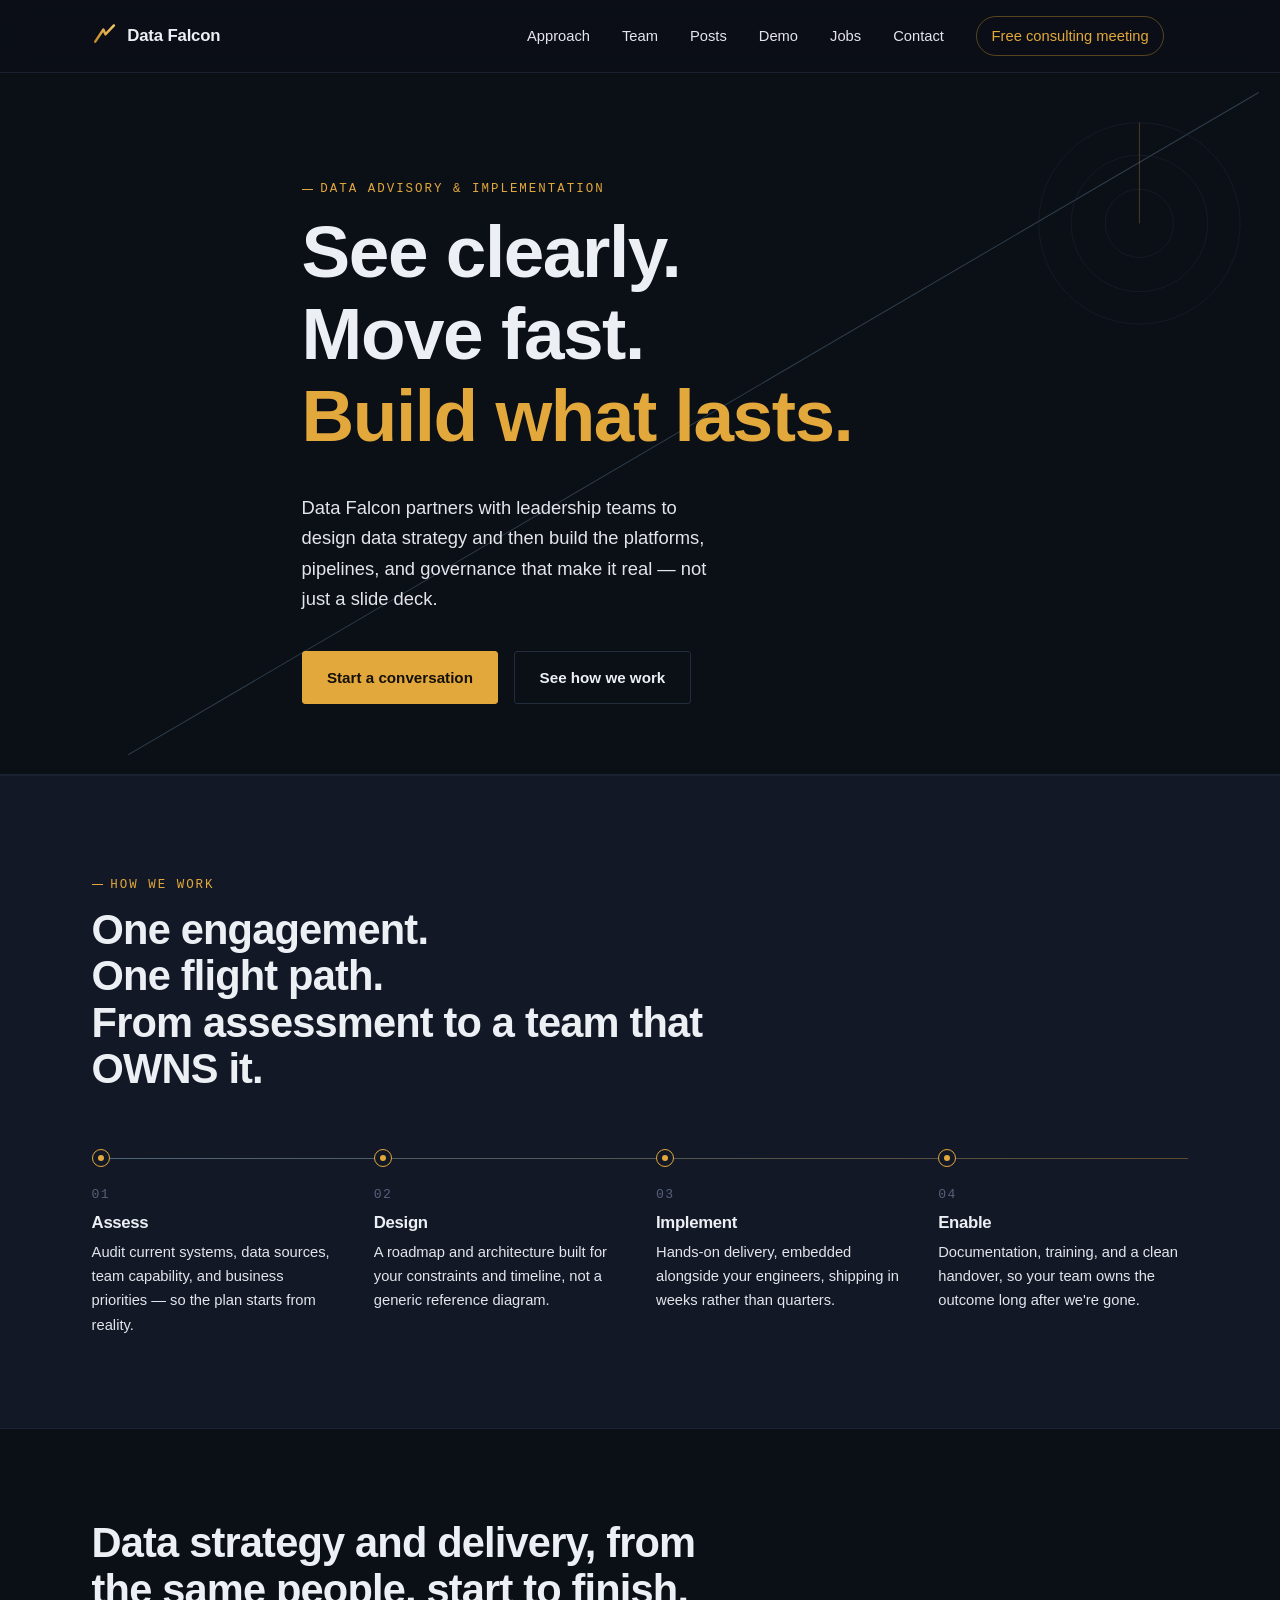
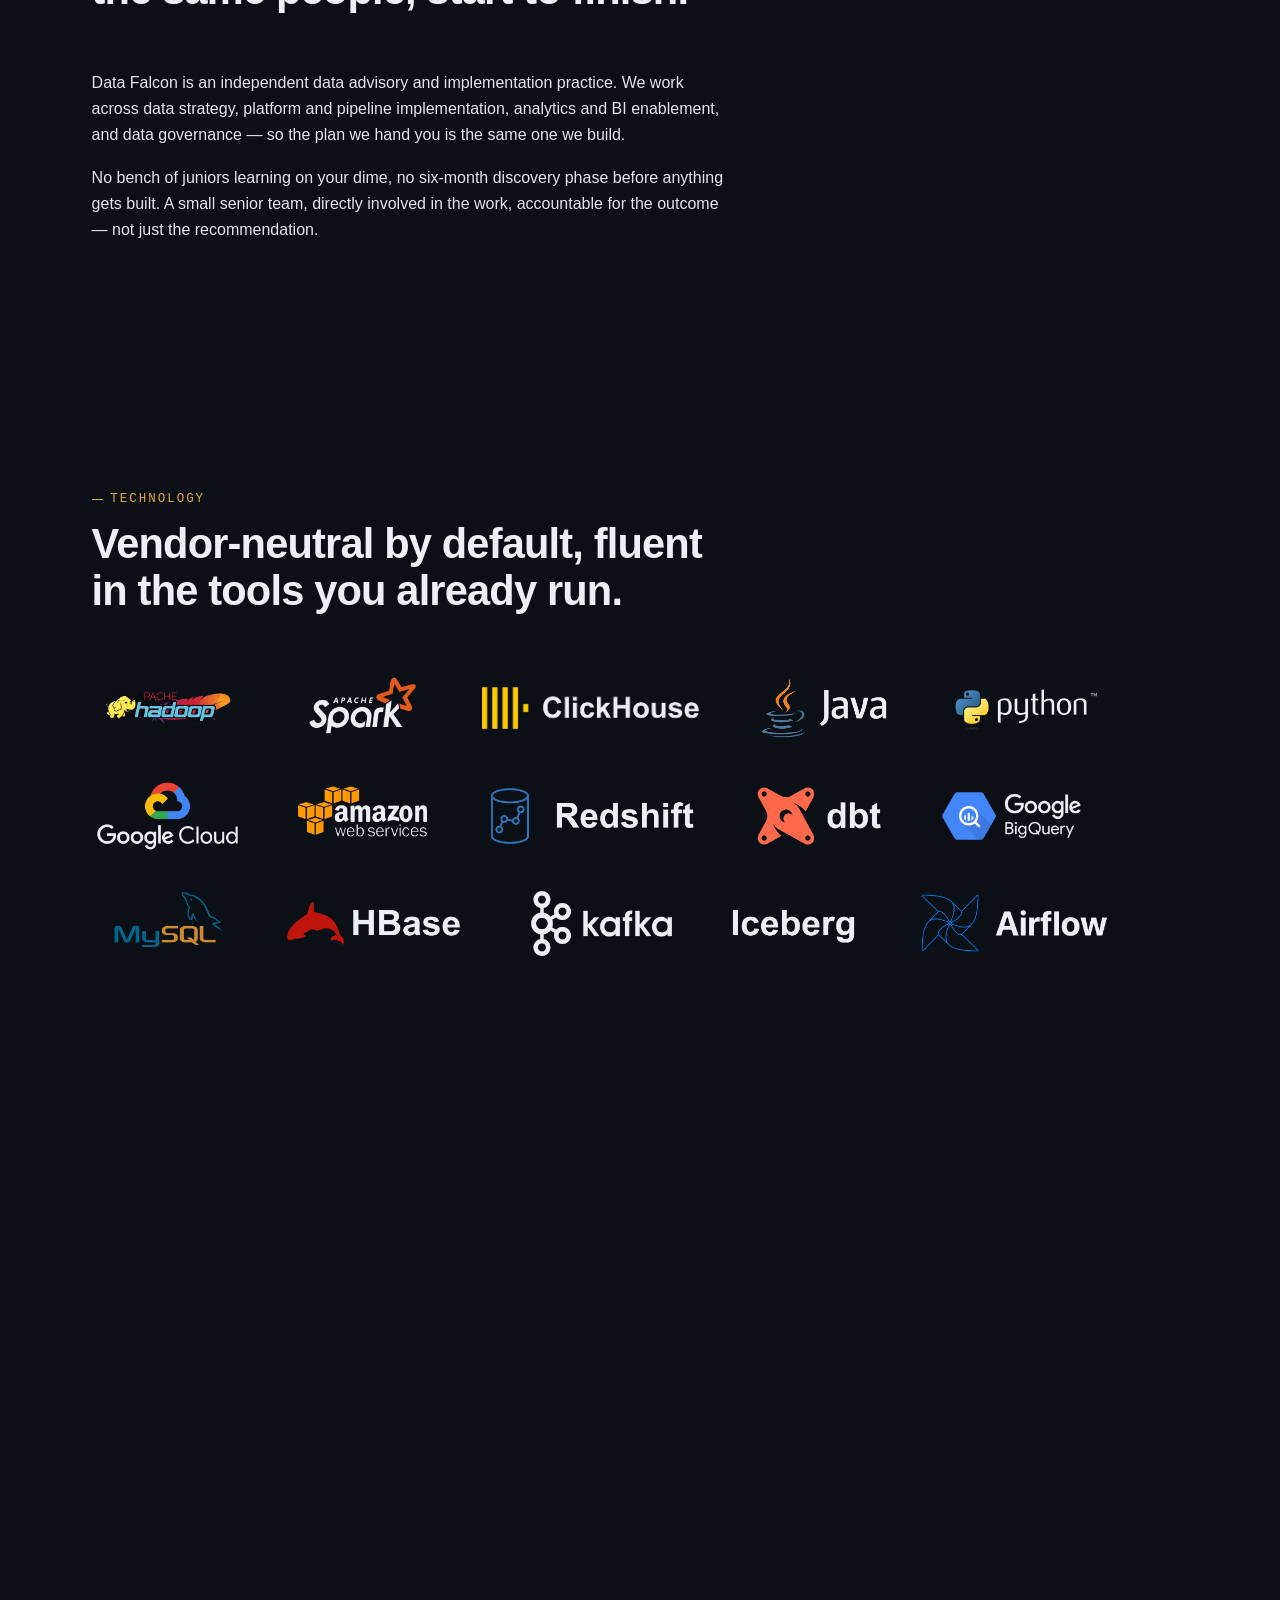
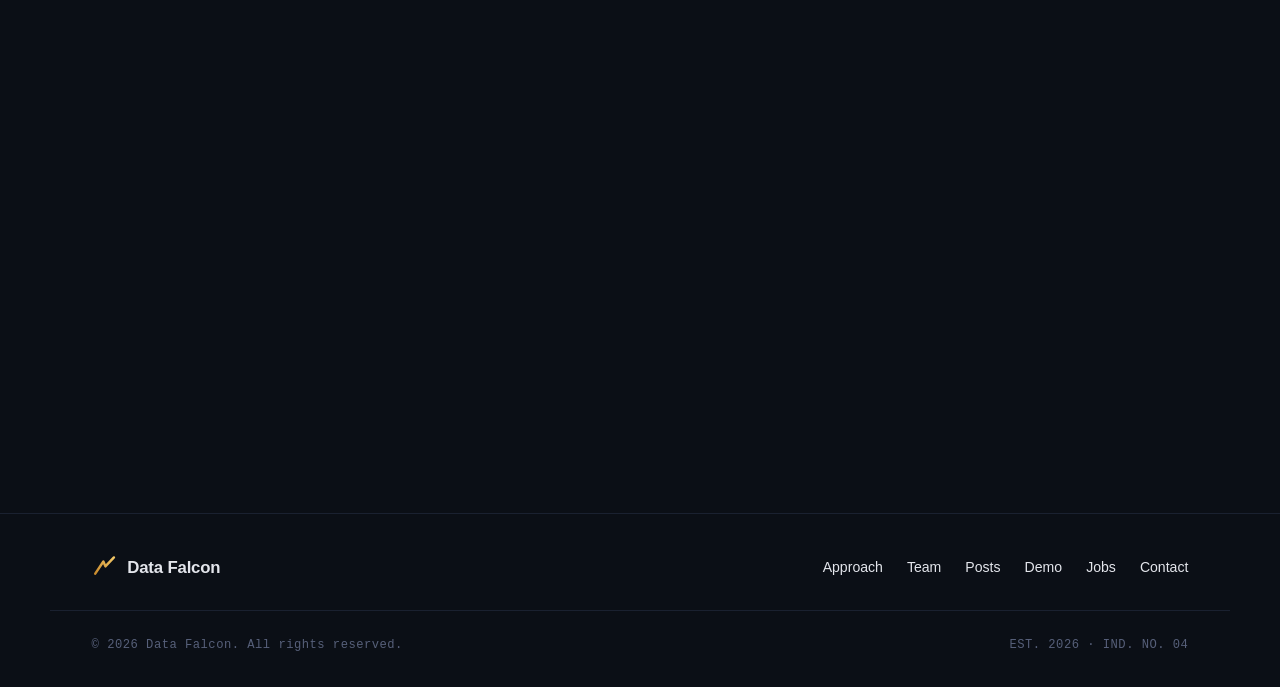
<file: index.html>
<!DOCTYPE html>
<html lang="en">
<head>
<meta charset="UTF-8">
<meta name="viewport" content="width=device-width, initial-scale=1.0">
<title>Data Falcon — Data Advisory &amp; Implementation</title>
<meta name="description" content="Data Falcon is an independent data advisory and implementation practice. We design data strategy and build the platforms, pipelines, and governance that make it real.">
<link rel="icon" type="image/svg+xml" href="assets/img/favicon.svg">
<link rel="stylesheet" href="assets/css/style.css?v=20260717b">
</head>
<body>

<a class="skip-link" href="#main">Skip to content</a>

<header class="site-header" id="top">
  <div class="wrap header-row">
    <a class="brand" href="index.html" aria-label="Data Falcon home">
      <svg class="brand-mark" viewBox="0 0 32 32" aria-hidden="true">
        <path d="M4 23 L14 8 L16.5 14 L27 3" fill="none" stroke="url(#markGrad)" stroke-width="3" stroke-linecap="round" stroke-linejoin="round"/>
        <defs>
          <linearGradient id="markGrad" x1="4" y1="23" x2="27" y2="3" gradientUnits="userSpaceOnUse">
            <stop offset="0" stop-color="#C98A2C"/>
            <stop offset="1" stop-color="#F3C868"/>
          </linearGradient>
        </defs>
      </svg>
      <span class="brand-word">Data Falcon</span>
    </a>

    <nav class="site-nav" id="site-nav" aria-label="Primary">
      <a href="#approach">Approach</a>
      <a href="about.html">Team</a>
      <a href="posts.html">Posts</a>
      <a href="demo.html">Demo</a>
      <a href="jobs.html">Jobs</a>
      <a href="contact.html">Contact</a>
      <a class="nav-book" href="book.html">Free consulting meeting</a>
    </nav>

    <div class="header-actions">
      <button class="nav-toggle" id="nav-toggle" aria-expanded="false" aria-controls="site-nav" aria-label="Toggle menu">
        <span></span><span></span><span></span>
      </button>
    </div>
  </div>
</header>

<main id="main">

  <!-- HERO -->
  <section class="hero">
    <div class="hero-field" aria-hidden="true">
      <svg class="stoop-line" viewBox="0 0 1200 720" preserveAspectRatio="none">
        <line class="stoop-line-path" x1="1180" y1="20" x2="120" y2="700"/>
      </svg>
      <svg class="radar" viewBox="0 0 240 240" aria-hidden="true">
        <circle cx="120" cy="120" r="40" class="radar-ring"/>
        <circle cx="120" cy="120" r="80" class="radar-ring"/>
        <circle cx="120" cy="120" r="118" class="radar-ring"/>
        <line x1="120" y1="120" x2="120" y2="2" class="radar-sweep"/>
      </svg>
    </div>

    <div class="wrap hero-inner">
      <p class="eyebrow reveal">Data advisory &amp; implementation</p>
      <h1 class="hero-title reveal">See clearly.<br>Move fast.<br><span class="accent-text">Build what lasts.</span></h1>
      <p class="hero-sub reveal">Data Falcon partners with leadership teams to design data strategy and then build the platforms, pipelines, and governance that make it real — not just a slide deck.</p>
      <div class="hero-actions reveal">
        <a class="btn btn-primary" href="contact.html">Start a conversation</a>
        <a class="btn btn-outline" href="#approach">See how we work</a>
      </div>
    </div>
  </section>

  <!-- APPROACH -->
  <section class="section section-alt" id="approach">
    <div class="wrap">
      <div class="section-head reveal">
        <p class="eyebrow">How we work</p>
        <h2>One engagement.<br>One flight path.<br>From assessment to a team that OWNS it.</h2>
      </div>

      <div class="flight-path">
        <svg class="flight-path-line" viewBox="0 0 1000 360" preserveAspectRatio="none" aria-hidden="true">
          <path class="flight-path-path" d="M20,320 C 220,320 260,180 480,170 C 700,160 740,60 980,40"/>
        </svg>

        <ol class="flight-stages">
          <li class="stage reveal">
            <span class="stage-marker" aria-hidden="true"></span>
            <span class="stage-code">01</span>
            <h3>Assess</h3>
            <p>Audit current systems, data sources, team capability, and business priorities — so the plan starts from reality.</p>
          </li>
          <li class="stage reveal">
            <span class="stage-marker" aria-hidden="true"></span>
            <span class="stage-code">02</span>
            <h3>Design</h3>
            <p>A roadmap and architecture built for your constraints and timeline, not a generic reference diagram.</p>
          </li>
          <li class="stage reveal">
            <span class="stage-marker" aria-hidden="true"></span>
            <span class="stage-code">03</span>
            <h3>Implement</h3>
            <p>Hands-on delivery, embedded alongside your engineers, shipping in weeks rather than quarters.</p>
          </li>
          <li class="stage reveal">
            <span class="stage-marker" aria-hidden="true"></span>
            <span class="stage-code">04</span>
            <h3>Enable</h3>
            <p>Documentation, training, and a clean handover, so your team owns the outcome long after we're gone.</p>
          </li>
        </ol>
      </div>
    </div>
  </section>

  <!-- WHY US -->
  <section class="section">
    <div class="wrap">
      <div class="section-head reveal">
        <h2>Data strategy and delivery, from the same people, start to finish.</h2>
      </div>

      <div class="about-copy reveal">
        <p>Data Falcon is an independent data advisory and implementation practice. We work across data strategy, platform and pipeline implementation, analytics and BI enablement, and data governance — so the plan we hand you is the same one we build.</p>
        <p>No bench of juniors learning on your dime, no six-month discovery phase before anything gets built. A small senior team, directly involved in the work, accountable for the outcome — not just the recommendation.</p>
      </div>
    </div>
  </section>

  <!-- TECHNOLOGY -->
  <section class="section" id="technology">
    <div class="wrap">
      <div class="section-head reveal">
        <p class="eyebrow">Technology</p>
        <h2>Vendor-neutral by default, fluent in the tools you already run.</h2>
      </div>

      <ul class="tech-grid reveal">
        <li class="tech-tile"><img src="assets/img/tech/hadoop.png" alt="Hadoop"></li>
        <li class="tech-tile"><img src="assets/img/tech/spark.png" alt="Spark"></li>
        <li class="tech-tile"><img src="assets/img/tech/clickhouse.png" alt="ClickHouse"></li>
        <li class="tech-tile"><img src="assets/img/tech/java.png" alt="Java"></li>
        <li class="tech-tile"><img src="assets/img/tech/python.png" alt="Python"></li>
        <li class="tech-tile"><img src="assets/img/tech/gcp.png" alt="GCP"></li>
        <li class="tech-tile"><img src="assets/img/tech/aws.png" alt="AWS"></li>
        <li class="tech-tile"><img src="assets/img/tech/redshift.png" alt="Redshift"></li>
        <li class="tech-tile"><img src="assets/img/tech/dbt.png" alt="dbt"></li>
        <li class="tech-tile"><img src="assets/img/tech/bigquery.png" alt="BigQuery"></li>
        <li class="tech-tile"><img src="assets/img/tech/mysql.png" alt="MySQL"></li>
        <li class="tech-tile"><img src="assets/img/tech/hbase.png" alt="HBase"></li>
        <li class="tech-tile"><img src="assets/img/tech/kafka.png" alt="Kafka"></li>
        <li class="tech-tile"><img src="assets/img/tech/iceberg.png" alt="Apache Iceberg"></li>
        <li class="tech-tile"><img src="assets/img/tech/airflow.png" alt="Apache Airflow"></li>
      </ul>
    </div>
  </section>

  <!-- CONTACT (compact) -->
  <section class="section contact-compact">
    <div class="wrap contact-grid">
      <div class="contact-intro reveal">
        <p class="eyebrow">Contact</p>
        <h2>Let's talk about your data.</h2>
        <p>Book a free consulting meeting, or send a note through the form and we'll reply within one business day.</p>
      </div>

      <div class="contact-stack reveal">
        <a class="btn btn-primary btn-book" href="book.html">Book a free consulting meeting</a>
        <p class="or-divider">Or reach out directly via email</p>
        <form class="contact-form" id="contact-form" action="https://formspree.io/f/mkodnzrr" method="POST" novalidate>
        <div class="field">
          <label for="name">Name<span class="req" aria-hidden="true">*</span></label>
          <input type="text" id="name" name="name" autocomplete="name" required>
        </div>
        <div class="field">
          <label for="email">Email<span class="req" aria-hidden="true">*</span></label>
          <input type="email" id="email" name="email" autocomplete="email" required>
        </div>
        <div class="field">
          <label for="company">Company</label>
          <input type="text" id="company" name="company" autocomplete="organization">
        </div>
        <div class="field">
          <label for="message">What are you trying to solve?</label>
          <textarea id="message" name="message" rows="4"></textarea>
        </div>
        <button type="submit" class="btn btn-primary form-submit">Send message</button>
        <p class="form-note" id="form-note">Your message is sent directly — no email client needed.</p>
        <p class="form-success" id="form-success" hidden>Thank you! Your message has been sent.</p>
        <p class="form-error" id="form-error" hidden>Something went wrong sending your message. Please try again, or email us directly.</p>
        </form>
      </div>
    </div>
  </section>


</main>

<footer class="site-footer">
  <div class="wrap footer-row">
    <a class="brand brand-footer" href="index.html" aria-label="Data Falcon home">
      <svg class="brand-mark" viewBox="0 0 32 32" aria-hidden="true">
        <path d="M4 23 L14 8 L16.5 14 L27 3" fill="none" stroke="url(#markGradFooter)" stroke-width="3" stroke-linecap="round" stroke-linejoin="round"/>
        <defs>
          <linearGradient id="markGradFooter" x1="4" y1="23" x2="27" y2="3" gradientUnits="userSpaceOnUse">
            <stop offset="0" stop-color="#C98A2C"/>
            <stop offset="1" stop-color="#F3C868"/>
          </linearGradient>
        </defs>
      </svg>
      <span class="brand-word">Data Falcon</span>
    </a>

    <nav class="footer-nav" aria-label="Footer">
      <a href="#approach">Approach</a>
      <a href="about.html">Team</a>
      <a href="posts.html">Posts</a>
      <a href="demo.html">Demo</a>
      <a href="jobs.html">Jobs</a>
      <a href="contact.html">Contact</a>
    </nav>
  </div>
  <div class="wrap footer-meta">
    <span>© <span id="year">2026</span> Data Falcon. All rights reserved.</span>
    <span class="footer-coord">EST. 2026 · IND. NO. 04</span>
  </div>
</footer>

<script src="assets/js/main.js?v=20260716"></script>
</body>
</html>
</file>
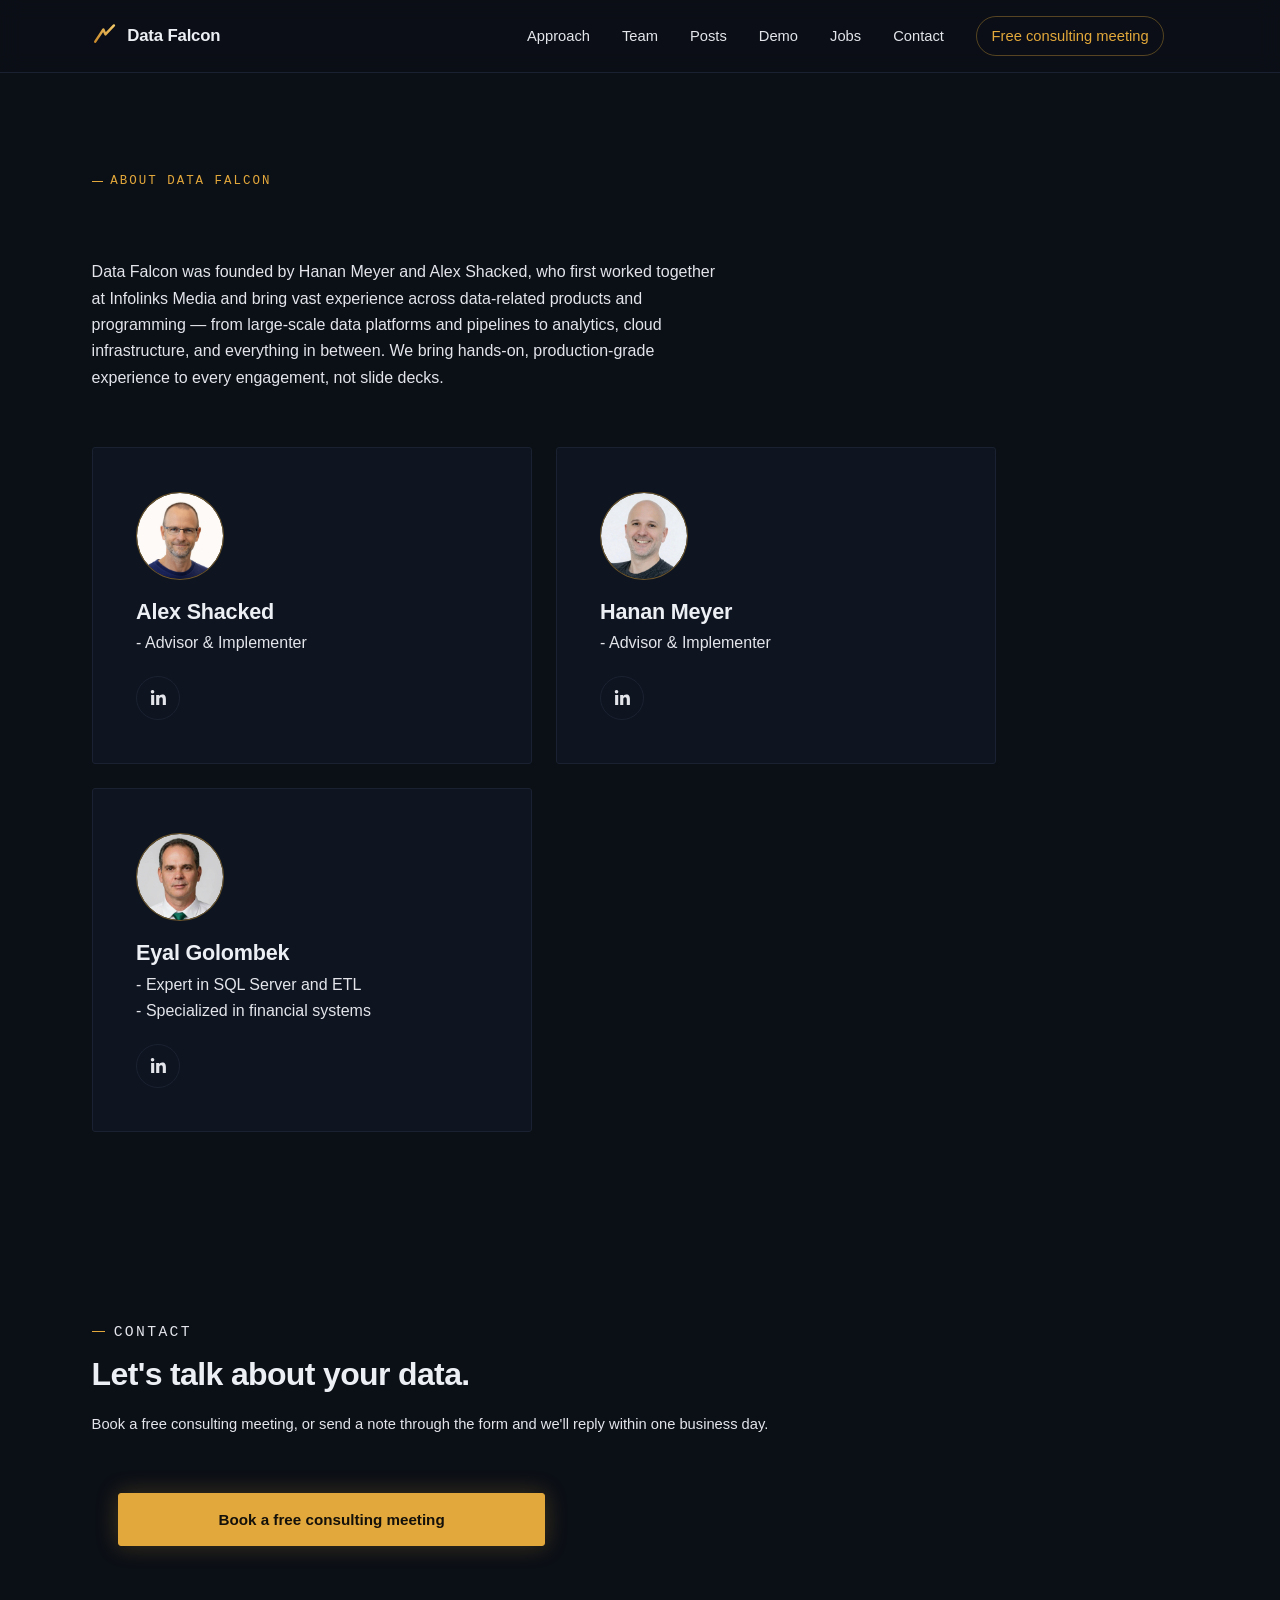
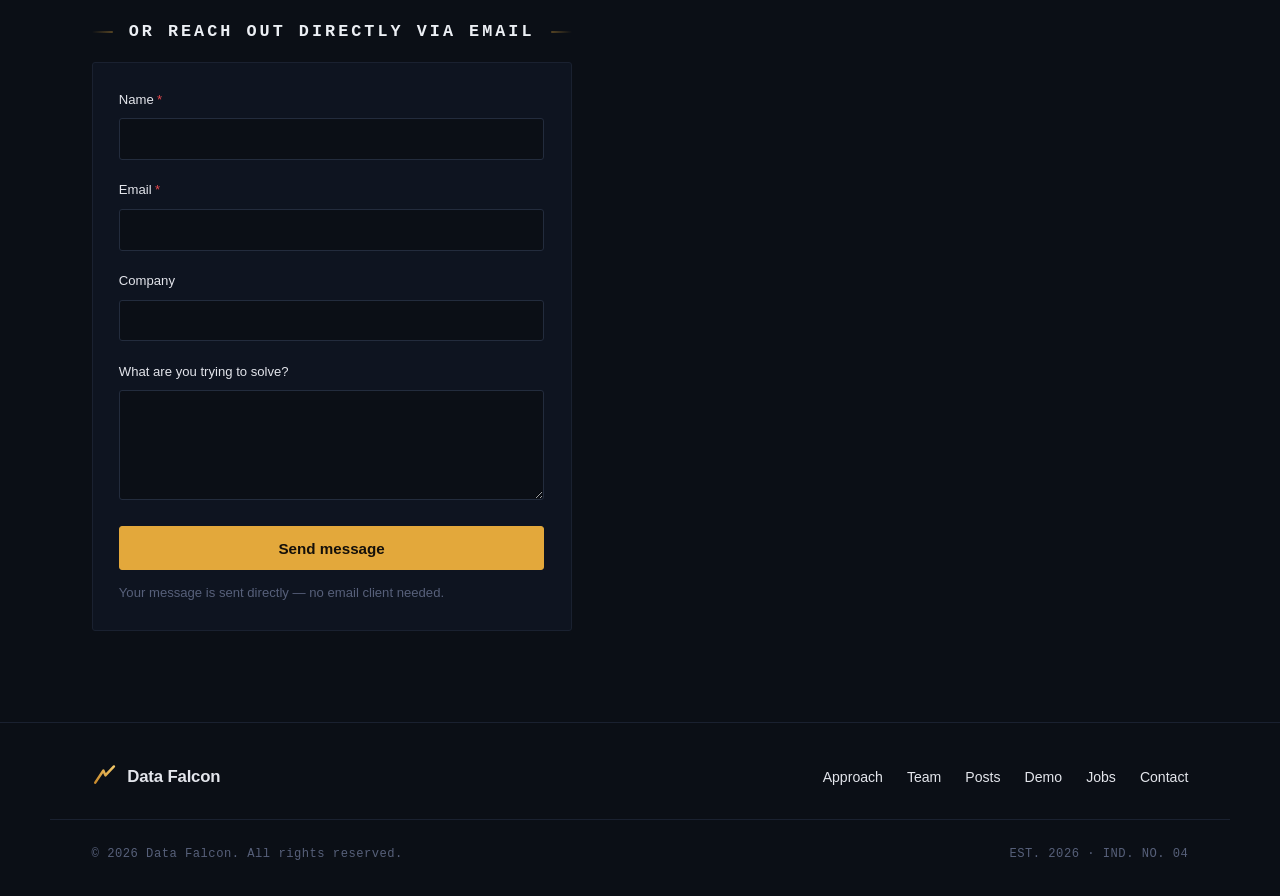
<file: about.html>
<!DOCTYPE html>
<html lang="en">
<head>
<meta charset="UTF-8">
<meta name="viewport" content="width=device-width, initial-scale=1.0">
<title>About — Data Falcon</title>
<meta name="description" content="Meet the team behind Data Falcon, an independent data advisory and implementation practice.">
<link rel="icon" type="image/svg+xml" href="assets/img/favicon.svg">
<link rel="stylesheet" href="assets/css/style.css?v=20260717b">
</head>
<body>

<a class="skip-link" href="#main">Skip to content</a>

<header class="site-header" id="top">
  <div class="wrap header-row">
    <a class="brand" href="index.html" aria-label="Data Falcon home">
      <svg class="brand-mark" viewBox="0 0 32 32" aria-hidden="true">
        <path d="M4 23 L14 8 L16.5 14 L27 3" fill="none" stroke="url(#markGrad)" stroke-width="3" stroke-linecap="round" stroke-linejoin="round"/>
        <defs>
          <linearGradient id="markGrad" x1="4" y1="23" x2="27" y2="3" gradientUnits="userSpaceOnUse">
            <stop offset="0" stop-color="#C98A2C"/>
            <stop offset="1" stop-color="#F3C868"/>
          </linearGradient>
        </defs>
      </svg>
      <span class="brand-word">Data Falcon</span>
    </a>

    <nav class="site-nav" id="site-nav" aria-label="Primary">
      <a href="index.html#approach">Approach</a>
      <a href="about.html">Team</a>
      <a href="posts.html">Posts</a>
      <a href="demo.html">Demo</a>
      <a href="jobs.html">Jobs</a>
      <a href="contact.html">Contact</a>
      <a class="nav-book" href="book.html">Free consulting meeting</a>
    </nav>

    <div class="header-actions">
      <button class="nav-toggle" id="nav-toggle" aria-expanded="false" aria-controls="site-nav" aria-label="Toggle menu">
        <span></span><span></span><span></span>
      </button>
    </div>
  </div>
</header>

<main id="main">

  <!-- ABOUT -->
  <section class="section" id="about">
    <div class="wrap">
      <div class="section-head reveal">
        <p class="eyebrow">About Data Falcon</p>
      </div>

      <div class="about-copy reveal">
        <p>Data Falcon was founded by Hanan Meyer and Alex Shacked, who first worked together at Infolinks Media and bring vast experience across data-related products and programming — from large-scale data platforms and pipelines to analytics, cloud infrastructure, and everything in between. We bring hands-on, production-grade experience to every engagement, not slide decks.</p>
      </div>

      <div class="founders-row reveal">
        <div class="founder-card">
          <span class="founder-avatar"><img src="assets/img/founders/alex.png" alt="Alex Shacked"></span>
          <h3 class="founder-name">Alex Shacked</h3>
          <p class="founder-role">- Advisor &amp; Implementer</p>
          <a class="founder-link" href="https://www.linkedin.com/in/alex-shacked-383a3a5/" target="_blank" rel="noopener noreferrer" aria-label="View Alex Shacked's LinkedIn profile">
            <svg class="linkedin-icon" viewBox="0 0 24 24" aria-hidden="true">
              <path d="M20.45 20.45h-3.56v-5.57c0-1.33-.02-3.03-1.85-3.03-1.85 0-2.14 1.45-2.14 2.94v5.66H9.34V9h3.42v1.56h.05c.48-.9 1.64-1.85 3.38-1.85 3.61 0 4.28 2.38 4.28 5.47zM5.34 7.43a2.07 2.07 0 1 1 0-4.13 2.07 2.07 0 0 1 0 4.13zM7.12 20.45H3.56V9h3.56z"/>
            </svg>
          </a>
        </div>

        <div class="founder-card">
          <span class="founder-avatar"><img src="assets/img/founders/hanan.jpg" alt="Hanan Meyer"></span>
          <h3 class="founder-name">Hanan Meyer</h3>
          <p class="founder-role">- Advisor &amp; Implementer</p>
          <a class="founder-link" href="https://www.linkedin.com/in/hanan-meyer" target="_blank" rel="noopener noreferrer" aria-label="View Hanan Meyer's LinkedIn profile">
            <svg class="linkedin-icon" viewBox="0 0 24 24" aria-hidden="true">
              <path d="M20.45 20.45h-3.56v-5.57c0-1.33-.02-3.03-1.85-3.03-1.85 0-2.14 1.45-2.14 2.94v5.66H9.34V9h3.42v1.56h.05c.48-.9 1.64-1.85 3.38-1.85 3.61 0 4.28 2.38 4.28 5.47zM5.34 7.43a2.07 2.07 0 1 1 0-4.13 2.07 2.07 0 0 1 0 4.13zM7.12 20.45H3.56V9h3.56z"/>
            </svg>
          </a>
        </div>

        <div class="founder-card">
          <span class="founder-avatar"><img src="assets/img/founders/eyal.jpg" alt="Eyal Golombek"></span>
          <h3 class="founder-name">Eyal Golombek</h3>
          <p class="founder-role">- Expert in SQL Server and ETL<br>- Specialized in financial systems</p>
          <a class="founder-link" href="https://www.linkedin.com/in/eyal-golombek-951736290/" target="_blank" rel="noopener noreferrer" aria-label="View Eyal Golombek's LinkedIn profile">
            <svg class="linkedin-icon" viewBox="0 0 24 24" aria-hidden="true">
              <path d="M20.45 20.45h-3.56v-5.57c0-1.33-.02-3.03-1.85-3.03-1.85 0-2.14 1.45-2.14 2.94v5.66H9.34V9h3.42v1.56h.05c.48-.9 1.64-1.85 3.38-1.85 3.61 0 4.28 2.38 4.28 5.47zM5.34 7.43a2.07 2.07 0 1 1 0-4.13 2.07 2.07 0 0 1 0 4.13zM7.12 20.45H3.56V9h3.56z"/>
            </svg>
          </a>
        </div>
      </div>
    </div>
  </section>

  <!-- CONTACT -->
  <section class="section" id="contact">
    <div class="wrap contact-grid">
      <div class="contact-intro reveal">
        <p class="eyebrow">Contact</p>
        <h2>Let's talk about your data.</h2>
        <p>Book a free consulting meeting, or send a note through the form and we'll reply within one business day.</p>
      </div>

      <div class="contact-stack reveal">
        <a class="btn btn-primary btn-book" href="book.html">Book a free consulting meeting</a>
        <p class="or-divider">Or reach out directly via email</p>
        <form class="contact-form" id="contact-form" action="https://formspree.io/f/mkodnzrr" method="POST" novalidate>
        <div class="field">
          <label for="name">Name<span class="req" aria-hidden="true">*</span></label>
          <input type="text" id="name" name="name" autocomplete="name" required>
        </div>
        <div class="field">
          <label for="email">Email<span class="req" aria-hidden="true">*</span></label>
          <input type="email" id="email" name="email" autocomplete="email" required>
        </div>
        <div class="field">
          <label for="company">Company</label>
          <input type="text" id="company" name="company" autocomplete="organization">
        </div>
        <div class="field">
          <label for="message">What are you trying to solve?</label>
          <textarea id="message" name="message" rows="5"></textarea>
        </div>
        <button type="submit" class="btn btn-primary form-submit">Send message</button>
        <p class="form-note" id="form-note">Your message is sent directly — no email client needed.</p>
        <p class="form-success" id="form-success" hidden>Thank you! Your message has been sent.</p>
        <p class="form-error" id="form-error" hidden>Something went wrong sending your message. Please try again, or email us directly.</p>
        </form>
      </div>
    </div>
  </section>

</main>

<footer class="site-footer">
  <div class="wrap footer-row">
    <a class="brand brand-footer" href="index.html" aria-label="Data Falcon home">
      <svg class="brand-mark" viewBox="0 0 32 32" aria-hidden="true">
        <path d="M4 23 L14 8 L16.5 14 L27 3" fill="none" stroke="url(#markGradFooter)" stroke-width="3" stroke-linecap="round" stroke-linejoin="round"/>
        <defs>
          <linearGradient id="markGradFooter" x1="4" y1="23" x2="27" y2="3" gradientUnits="userSpaceOnUse">
            <stop offset="0" stop-color="#C98A2C"/>
            <stop offset="1" stop-color="#F3C868"/>
          </linearGradient>
        </defs>
      </svg>
      <span class="brand-word">Data Falcon</span>
    </a>

    <nav class="footer-nav" aria-label="Footer">
      <a href="index.html#approach">Approach</a>
      <a href="about.html">Team</a>
      <a href="posts.html">Posts</a>
      <a href="demo.html">Demo</a>
      <a href="jobs.html">Jobs</a>
      <a href="contact.html">Contact</a>
    </nav>
  </div>
  <div class="wrap footer-meta">
    <span>© <span id="year">2026</span> Data Falcon. All rights reserved.</span>
    <span class="footer-coord">EST. 2026 · IND. NO. 04</span>
  </div>
</footer>

<script src="assets/js/main.js?v=20260716"></script>
</body>
</html>
</file>
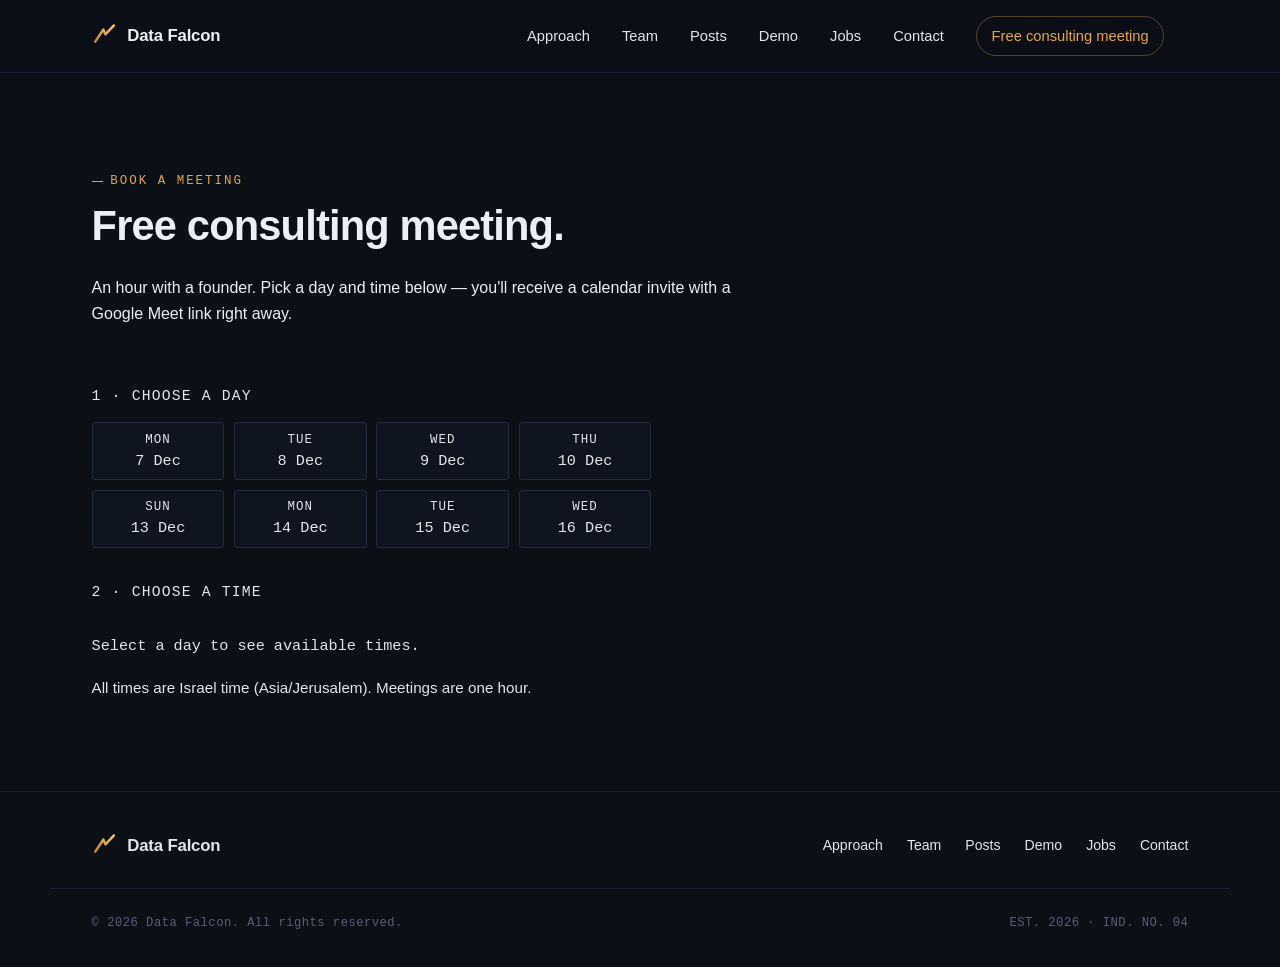
<file: book.html>
<!DOCTYPE html>
<html lang="en">
<head>
<meta charset="UTF-8">
<meta name="viewport" content="width=device-width, initial-scale=1.0">
<title>Book a meeting — Data Falcon</title>
<meta name="description" content="Book a free consulting meeting with Data Falcon — pick a day and time, get a Google Meet invite.">
<link rel="icon" type="image/svg+xml" href="assets/img/favicon.svg">
<link rel="stylesheet" href="assets/css/style.css?v=20260717b">
</head>
<body>

<a class="skip-link" href="#main">Skip to content</a>

<header class="site-header" id="top">
  <div class="wrap header-row">
    <a class="brand" href="index.html" aria-label="Data Falcon home">
      <svg class="brand-mark" viewBox="0 0 32 32" aria-hidden="true">
        <path d="M4 23 L14 8 L16.5 14 L27 3" fill="none" stroke="url(#markGrad)" stroke-width="3" stroke-linecap="round" stroke-linejoin="round"/>
        <defs>
          <linearGradient id="markGrad" x1="4" y1="23" x2="27" y2="3" gradientUnits="userSpaceOnUse">
            <stop offset="0" stop-color="#C98A2C"/>
            <stop offset="1" stop-color="#F3C868"/>
          </linearGradient>
        </defs>
      </svg>
      <span class="brand-word">Data Falcon</span>
    </a>

    <nav class="site-nav" id="site-nav" aria-label="Primary">
      <a href="index.html#approach">Approach</a>
      <a href="about.html">Team</a>
      <a href="posts.html">Posts</a>
      <a href="demo.html">Demo</a>
      <a href="jobs.html">Jobs</a>
      <a href="contact.html">Contact</a>
      <a class="nav-book" href="book.html">Free consulting meeting</a>
    </nav>

    <div class="header-actions">
      <button class="nav-toggle" id="nav-toggle" aria-expanded="false" aria-controls="site-nav" aria-label="Toggle menu">
        <span></span><span></span><span></span>
      </button>
    </div>
  </div>
</header>

<main id="main">

  <!-- BOOKING -->
  <section class="section" id="book">
    <div class="wrap">
      <div class="section-head reveal">
        <p class="eyebrow">Book a meeting</p>
        <h2>Free consulting meeting.</h2>
        <p>An hour with a founder. Pick a day and time below — you'll
        receive a calendar invite with a Google Meet link right away.</p>
      </div>

      <div class="booking-grid">
        <div class="booking-picker reveal">
          <p class="picker-label">1 · Choose a day</p>
          <div class="day-grid" id="day-grid" role="group" aria-label="Choose a day"></div>

          <p class="picker-label picker-label-slots">2 · Choose a time</p>
          <div class="slot-grid" id="slot-grid" role="group" aria-label="Choose a time"></div>
          <p class="booking-status" id="booking-status">Select a day to see available times.</p>
          <p class="form-note">All times are Israel time (Asia/Jerusalem). Meetings are one hour.</p>
        </div>

        <form class="contact-form booking-form reveal" id="booking-form" novalidate hidden>
          <p class="picker-label">3 · Your details</p>
          <p class="booking-summary" id="booking-summary" hidden></p>
          <div class="field">
            <label for="name">Name<span class="req" aria-hidden="true">*</span></label>
            <input type="text" id="name" name="name" autocomplete="name" maxlength="120" required>
          </div>
          <div class="field">
            <label for="email">Email<span class="req" aria-hidden="true">*</span></label>
            <input type="email" id="email" name="email" autocomplete="email" required>
          </div>
          <div class="field">
            <label for="notes">What would you like to discuss?</label>
            <textarea id="notes" name="notes" rows="4" maxlength="1000"></textarea>
          </div>
          <button type="submit" class="btn btn-primary form-submit" id="booking-submit" disabled>Confirm booking</button>
          <p class="form-note" id="booking-note">Pick a day and time first — then confirm.</p>
          <p class="form-error" id="booking-error" hidden></p>
        </form>

        <div class="booking-success" id="booking-success" hidden>
          <p class="eyebrow">Booked</p>
          <h3>You're on the calendar.</h3>
          <p id="booking-success-when"></p>
          <p>The invite and Google Meet link are on their way to your inbox.</p>
          <a class="btn btn-outline" href="index.html">Back to the site</a>
        </div>
      </div>
    </div>
  </section>

</main>

<footer class="site-footer">
  <div class="wrap footer-row">
    <a class="brand brand-footer" href="index.html" aria-label="Data Falcon home">
      <svg class="brand-mark" viewBox="0 0 32 32" aria-hidden="true">
        <path d="M4 23 L14 8 L16.5 14 L27 3" fill="none" stroke="url(#markGradFooter)" stroke-width="3" stroke-linecap="round" stroke-linejoin="round"/>
        <defs>
          <linearGradient id="markGradFooter" x1="4" y1="23" x2="27" y2="3" gradientUnits="userSpaceOnUse">
            <stop offset="0" stop-color="#C98A2C"/>
            <stop offset="1" stop-color="#F3C868"/>
          </linearGradient>
        </defs>
      </svg>
      <span class="brand-word">Data Falcon</span>
    </a>

    <nav class="footer-nav" aria-label="Footer">
      <a href="index.html#approach">Approach</a>
      <a href="about.html">Team</a>
      <a href="posts.html">Posts</a>
      <a href="demo.html">Demo</a>
      <a href="jobs.html">Jobs</a>
      <a href="contact.html">Contact</a>
    </nav>
  </div>
  <div class="wrap footer-meta">
    <span>© <span id="year">2026</span> Data Falcon. All rights reserved.</span>
    <span class="footer-coord">EST. 2026 · IND. NO. 04</span>
  </div>
</footer>

<script src="assets/js/main.js?v=20260716"></script>
<script src="assets/js/booking.js?v=20260722a"></script>
</body>
</html>
</file>
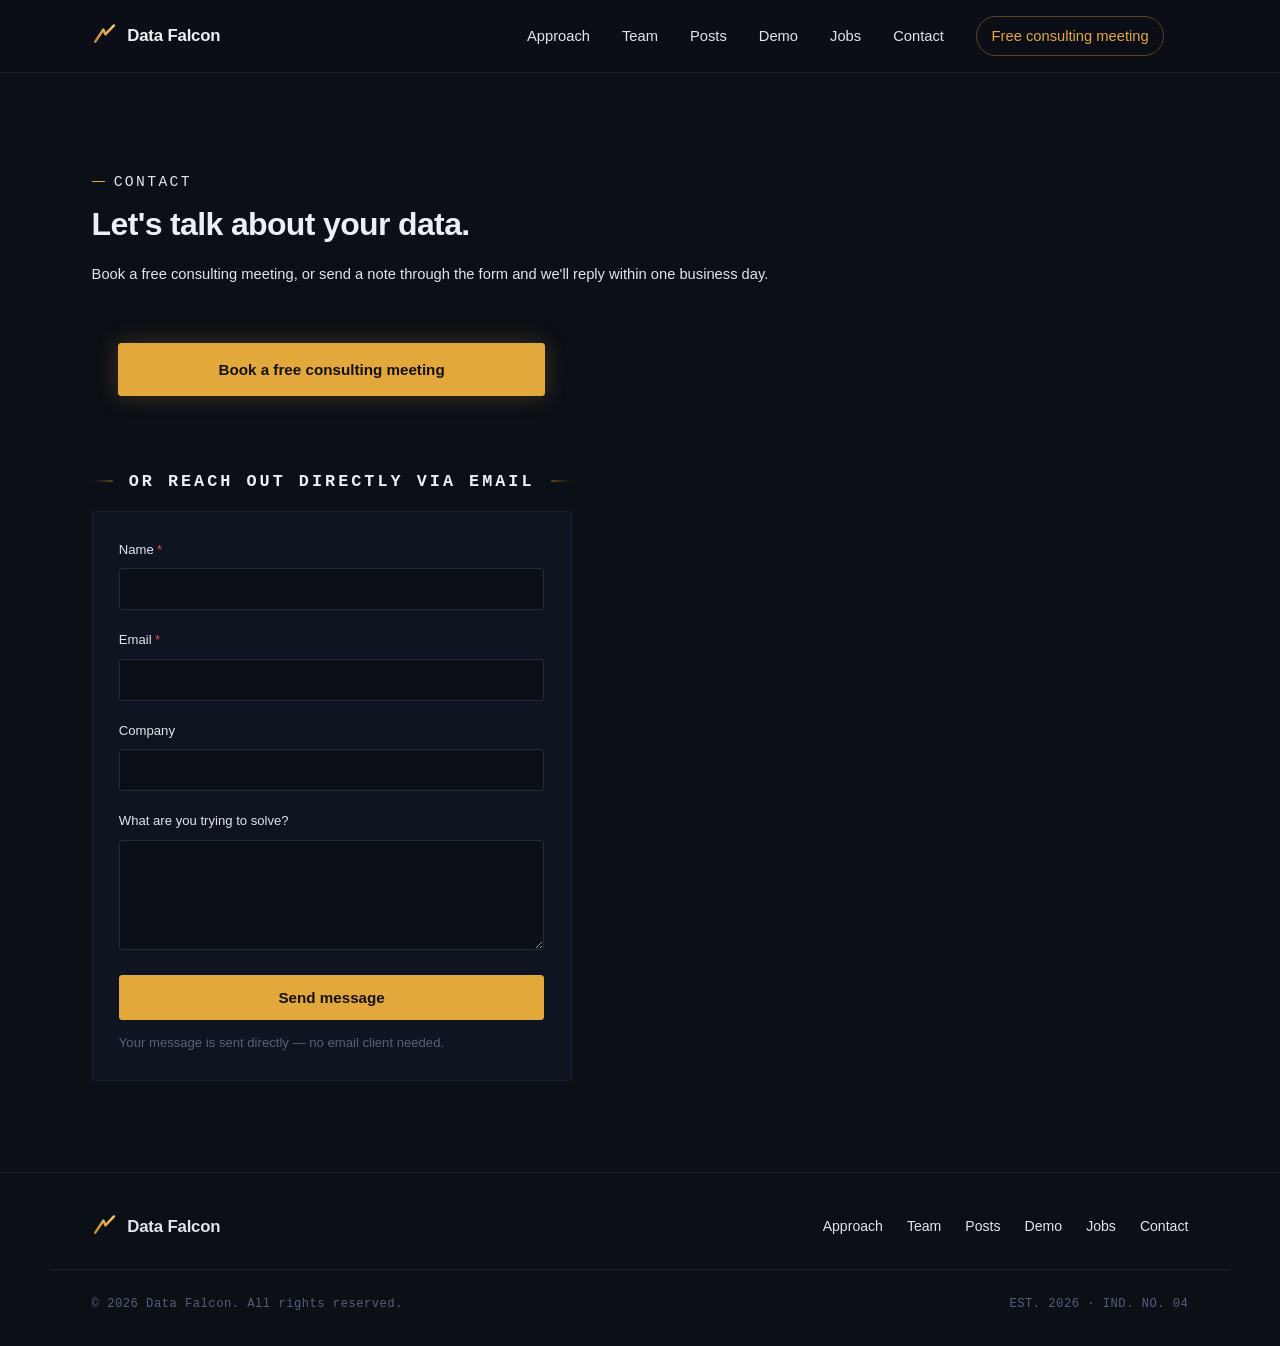
<file: contact.html>
<!DOCTYPE html>
<html lang="en">
<head>
<meta charset="UTF-8">
<meta name="viewport" content="width=device-width, initial-scale=1.0">
<title>Contact — Data Falcon</title>
<meta name="description" content="Get in touch with Data Falcon, an independent data advisory and implementation practice.">
<link rel="icon" type="image/svg+xml" href="assets/img/favicon.svg">
<link rel="stylesheet" href="assets/css/style.css?v=20260717b">
</head>
<body>

<a class="skip-link" href="#main">Skip to content</a>

<header class="site-header" id="top">
  <div class="wrap header-row">
    <a class="brand" href="index.html" aria-label="Data Falcon home">
      <svg class="brand-mark" viewBox="0 0 32 32" aria-hidden="true">
        <path d="M4 23 L14 8 L16.5 14 L27 3" fill="none" stroke="url(#markGrad)" stroke-width="3" stroke-linecap="round" stroke-linejoin="round"/>
        <defs>
          <linearGradient id="markGrad" x1="4" y1="23" x2="27" y2="3" gradientUnits="userSpaceOnUse">
            <stop offset="0" stop-color="#C98A2C"/>
            <stop offset="1" stop-color="#F3C868"/>
          </linearGradient>
        </defs>
      </svg>
      <span class="brand-word">Data Falcon</span>
    </a>

    <nav class="site-nav" id="site-nav" aria-label="Primary">
      <a href="index.html#approach">Approach</a>
      <a href="about.html">Team</a>
      <a href="posts.html">Posts</a>
      <a href="demo.html">Demo</a>
      <a href="jobs.html">Jobs</a>
      <a href="contact.html">Contact</a>
      <a class="nav-book" href="book.html">Free consulting meeting</a>
    </nav>

    <div class="header-actions">
      <button class="nav-toggle" id="nav-toggle" aria-expanded="false" aria-controls="site-nav" aria-label="Toggle menu">
        <span></span><span></span><span></span>
      </button>
    </div>
  </div>
</header>

<main id="main">

  <!-- CONTACT -->
  <section class="section" id="contact">
    <div class="wrap contact-grid">
      <div class="contact-intro reveal">
        <p class="eyebrow">Contact</p>
        <h2>Let's talk about your data.</h2>
        <p>Book a free consulting meeting, or send a note through the form and we'll reply within one business day.</p>
      </div>

      <div class="contact-stack reveal">
        <a class="btn btn-primary btn-book" href="book.html">Book a free consulting meeting</a>
        <p class="or-divider">Or reach out directly via email</p>
        <form class="contact-form" id="contact-form" action="https://formspree.io/f/mkodnzrr" method="POST" novalidate>
        <div class="field">
          <label for="name">Name<span class="req" aria-hidden="true">*</span></label>
          <input type="text" id="name" name="name" autocomplete="name" required>
        </div>
        <div class="field">
          <label for="email">Email<span class="req" aria-hidden="true">*</span></label>
          <input type="email" id="email" name="email" autocomplete="email" required>
        </div>
        <div class="field">
          <label for="company">Company</label>
          <input type="text" id="company" name="company" autocomplete="organization">
        </div>
        <div class="field">
          <label for="message">What are you trying to solve?</label>
          <textarea id="message" name="message" rows="5"></textarea>
        </div>
        <button type="submit" class="btn btn-primary form-submit">Send message</button>
        <p class="form-note" id="form-note">Your message is sent directly — no email client needed.</p>
        <p class="form-success" id="form-success" hidden>Thank you! Your message has been sent.</p>
        <p class="form-error" id="form-error" hidden>Something went wrong sending your message. Please try again, or email us directly.</p>
        </form>
      </div>
    </div>
  </section>

</main>

<footer class="site-footer">
  <div class="wrap footer-row">
    <a class="brand brand-footer" href="index.html" aria-label="Data Falcon home">
      <svg class="brand-mark" viewBox="0 0 32 32" aria-hidden="true">
        <path d="M4 23 L14 8 L16.5 14 L27 3" fill="none" stroke="url(#markGradFooter)" stroke-width="3" stroke-linecap="round" stroke-linejoin="round"/>
        <defs>
          <linearGradient id="markGradFooter" x1="4" y1="23" x2="27" y2="3" gradientUnits="userSpaceOnUse">
            <stop offset="0" stop-color="#C98A2C"/>
            <stop offset="1" stop-color="#F3C868"/>
          </linearGradient>
        </defs>
      </svg>
      <span class="brand-word">Data Falcon</span>
    </a>

    <nav class="footer-nav" aria-label="Footer">
      <a href="index.html#approach">Approach</a>
      <a href="about.html">Team</a>
      <a href="posts.html">Posts</a>
      <a href="demo.html">Demo</a>
      <a href="jobs.html">Jobs</a>
      <a href="contact.html">Contact</a>
    </nav>
  </div>
  <div class="wrap footer-meta">
    <span>© <span id="year">2026</span> Data Falcon. All rights reserved.</span>
    <span class="footer-coord">EST. 2026 · IND. NO. 04</span>
  </div>
</footer>

<script src="assets/js/main.js?v=20260716"></script>
</body>
</html>
</file>
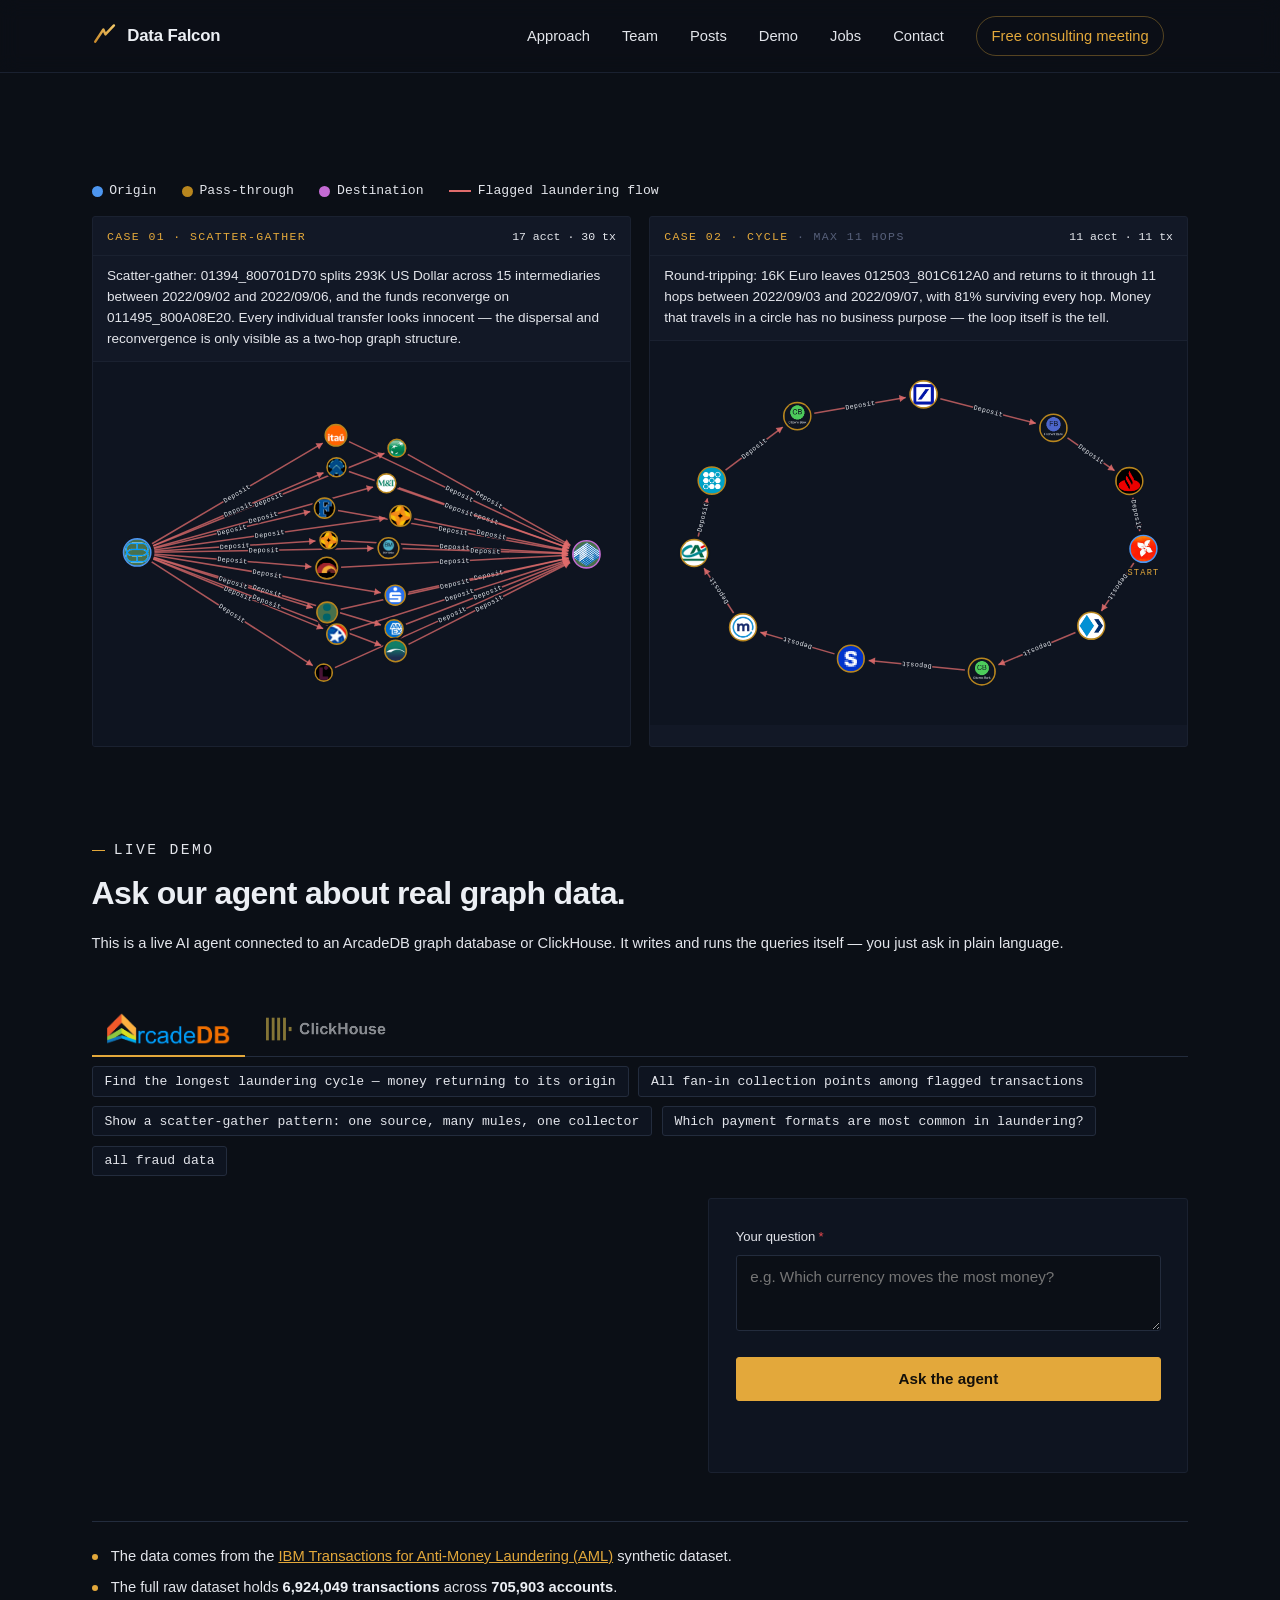
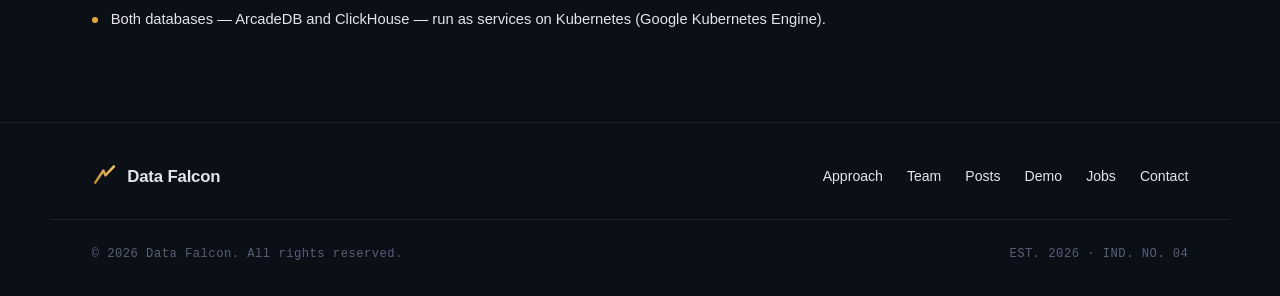
<file: demo.html>
<!DOCTYPE html>
<html lang="en">
<head>
<meta charset="UTF-8">
<meta name="viewport" content="width=device-width, initial-scale=1.0">
<title>Request a demo — Data Falcon</title>
<meta name="description" content="Request a live demo from Data Falcon — see our data platforms and AI agent work in action.">
<link rel="icon" type="image/svg+xml" href="assets/img/favicon.svg">
<link rel="stylesheet" href="assets/css/style.css?v=20260723f">
</head>
<body>

<a class="skip-link" href="#main">Skip to content</a>

<header class="site-header" id="top">
  <div class="wrap header-row">
    <a class="brand" href="index.html" aria-label="Data Falcon home">
      <svg class="brand-mark" viewBox="0 0 32 32" aria-hidden="true">
        <path d="M4 23 L14 8 L16.5 14 L27 3" fill="none" stroke="url(#markGrad)" stroke-width="3" stroke-linecap="round" stroke-linejoin="round"/>
        <defs>
          <linearGradient id="markGrad" x1="4" y1="23" x2="27" y2="3" gradientUnits="userSpaceOnUse">
            <stop offset="0" stop-color="#C98A2C"/>
            <stop offset="1" stop-color="#F3C868"/>
          </linearGradient>
        </defs>
      </svg>
      <span class="brand-word">Data Falcon</span>
    </a>

    <nav class="site-nav" id="site-nav" aria-label="Primary">
      <a href="index.html#approach">Approach</a>
      <a href="about.html">Team</a>
      <a href="posts.html">Posts</a>
      <a href="demo.html">Demo</a>
      <a href="jobs.html">Jobs</a>
      <a href="contact.html">Contact</a>
      <a class="nav-book" href="book.html">Free consulting meeting</a>
    </nav>

    <div class="header-actions">
      <button class="nav-toggle" id="nav-toggle" aria-expanded="false" aria-controls="site-nav" aria-label="Toggle menu">
        <span></span><span></span><span></span>
      </button>
    </div>
  </div>
</header>

<main id="main">

  <!-- LIVE DEMO -->
  <section class="section" id="live-demo">
    <div class="wrap">

      <div class="reveal" id="demo-cases">
        <div class="graph-legend">
          <span class="legend-item"><span class="legend-dot" style="background:#4D96F0"></span>Origin</span>
          <span class="legend-item"><span class="legend-dot" style="background:#B8861E"></span>Pass-through</span>
          <span class="legend-item"><span class="legend-dot" style="background:#C46BD4"></span>Destination</span>
          <span class="legend-item"><span class="legend-line legend-laundering"></span>Flagged laundering flow</span>
        </div>
        <div id="graph-cases"></div>
        <p class="graph-status booking-status is-loading" id="graph-status" role="status">Loading the graph…</p>
        <div class="graph-tooltip graph-tooltip-fixed" id="graph-tooltip" hidden></div>
      </div>

      <div class="contact-intro reveal">
        <p class="eyebrow">Live demo</p>
        <h2>Ask our agent about real graph data.</h2>
        <p>This is a live AI agent connected to an ArcadeDB graph database or ClickHouse.
        It writes and runs the queries itself — you just ask in plain language.</p>
      </div>

      <div class="reveal">
        <div class="ask-tabs" role="tablist" aria-label="Data source">
          <button type="button" class="ask-tab is-active" data-source="agent" role="tab" aria-selected="true">
            <img class="ask-tab-logo" src="assets/img/tech/arcadedb.png" alt="ArcadeDB">
          </button>
          <button type="button" class="ask-tab" data-source="clickhouse" role="tab" aria-selected="false">
            <img class="ask-tab-logo" src="assets/img/tech/clickhouse.png" alt="ClickHouse">
          </button>
        </div>

        <div class="ask-suggestions" id="ask-suggestions" aria-label="Example questions"></div>

        <form class="contact-form" id="ask-form" novalidate>
          <div class="field">
            <label for="ask-question">Your question<span class="req" aria-hidden="true">*</span></label>
            <textarea id="ask-question" name="question" maxlength="500" rows="3" required
                      placeholder="e.g. Which currency moves the most money?"></textarea>
          </div>
          <button type="submit" class="btn btn-primary form-submit" id="ask-submit">Ask the agent</button>
          <p class="booking-status" id="ask-status" role="status"></p>
          <p class="form-error" id="ask-error" hidden></p>
        </form>

        <div class="ask-timing ask-progress" id="ask-progress" hidden></div>
        <div class="ask-timing" id="ask-timing" hidden></div>

        <div id="ask-result" hidden>
          <p id="ask-summary"></p>
          <p class="answer-download">
            <a id="download-answer" class="slot-btn" href="#" download="all_fraud_cases.csv">⭳ Download all query results (csv)</a>
          </p>
          <div class="post-table-wrap">
            <table id="ask-table"></table>
          </div>
          <div id="ask-graph"></div>
        </div>
      </div>

      <div class="reveal demo-facts" aria-label="About this demo">
        <ul>
          <li>The data comes from the <a href="https://www.kaggle.com/datasets/ealtman2019/ibm-transactions-for-anti-money-laundering-aml" target="_blank" rel="noopener">IBM Transactions for Anti-Money Laundering (AML)</a> synthetic dataset.</li>
          <li>The full raw dataset holds <strong>6,924,049 transactions</strong> across <strong>705,903 accounts</strong>.</li>
          <li>Both databases — ArcadeDB and ClickHouse — run as services on Kubernetes (Google Kubernetes Engine).</li>
        </ul>
      </div>
    </div>
  </section>

</main>

<footer class="site-footer">
  <div class="wrap footer-row">
    <a class="brand brand-footer" href="index.html" aria-label="Data Falcon home">
      <svg class="brand-mark" viewBox="0 0 32 32" aria-hidden="true">
        <path d="M4 23 L14 8 L16.5 14 L27 3" fill="none" stroke="url(#markGradFooter)" stroke-width="3" stroke-linecap="round" stroke-linejoin="round"/>
        <defs>
          <linearGradient id="markGradFooter" x1="4" y1="23" x2="27" y2="3" gradientUnits="userSpaceOnUse">
            <stop offset="0" stop-color="#C98A2C"/>
            <stop offset="1" stop-color="#F3C868"/>
          </linearGradient>
        </defs>
      </svg>
      <span class="brand-word">Data Falcon</span>
    </a>

    <nav class="footer-nav" aria-label="Footer">
      <a href="index.html#approach">Approach</a>
      <a href="about.html">Team</a>
      <a href="posts.html">Posts</a>
      <a href="demo.html">Demo</a>
      <a href="jobs.html">Jobs</a>
      <a href="contact.html">Contact</a>
    </nav>
  </div>
  <div class="wrap footer-meta">
    <span>© <span id="year">2026</span> Data Falcon. All rights reserved.</span>
    <span class="footer-coord">EST. 2026 · IND. NO. 04</span>
  </div>
</footer>

<script src="assets/js/main.js?v=20260718"></script>
<script src="assets/js/demo.js?v=20260723g"></script>
</body>
</html>
</file>
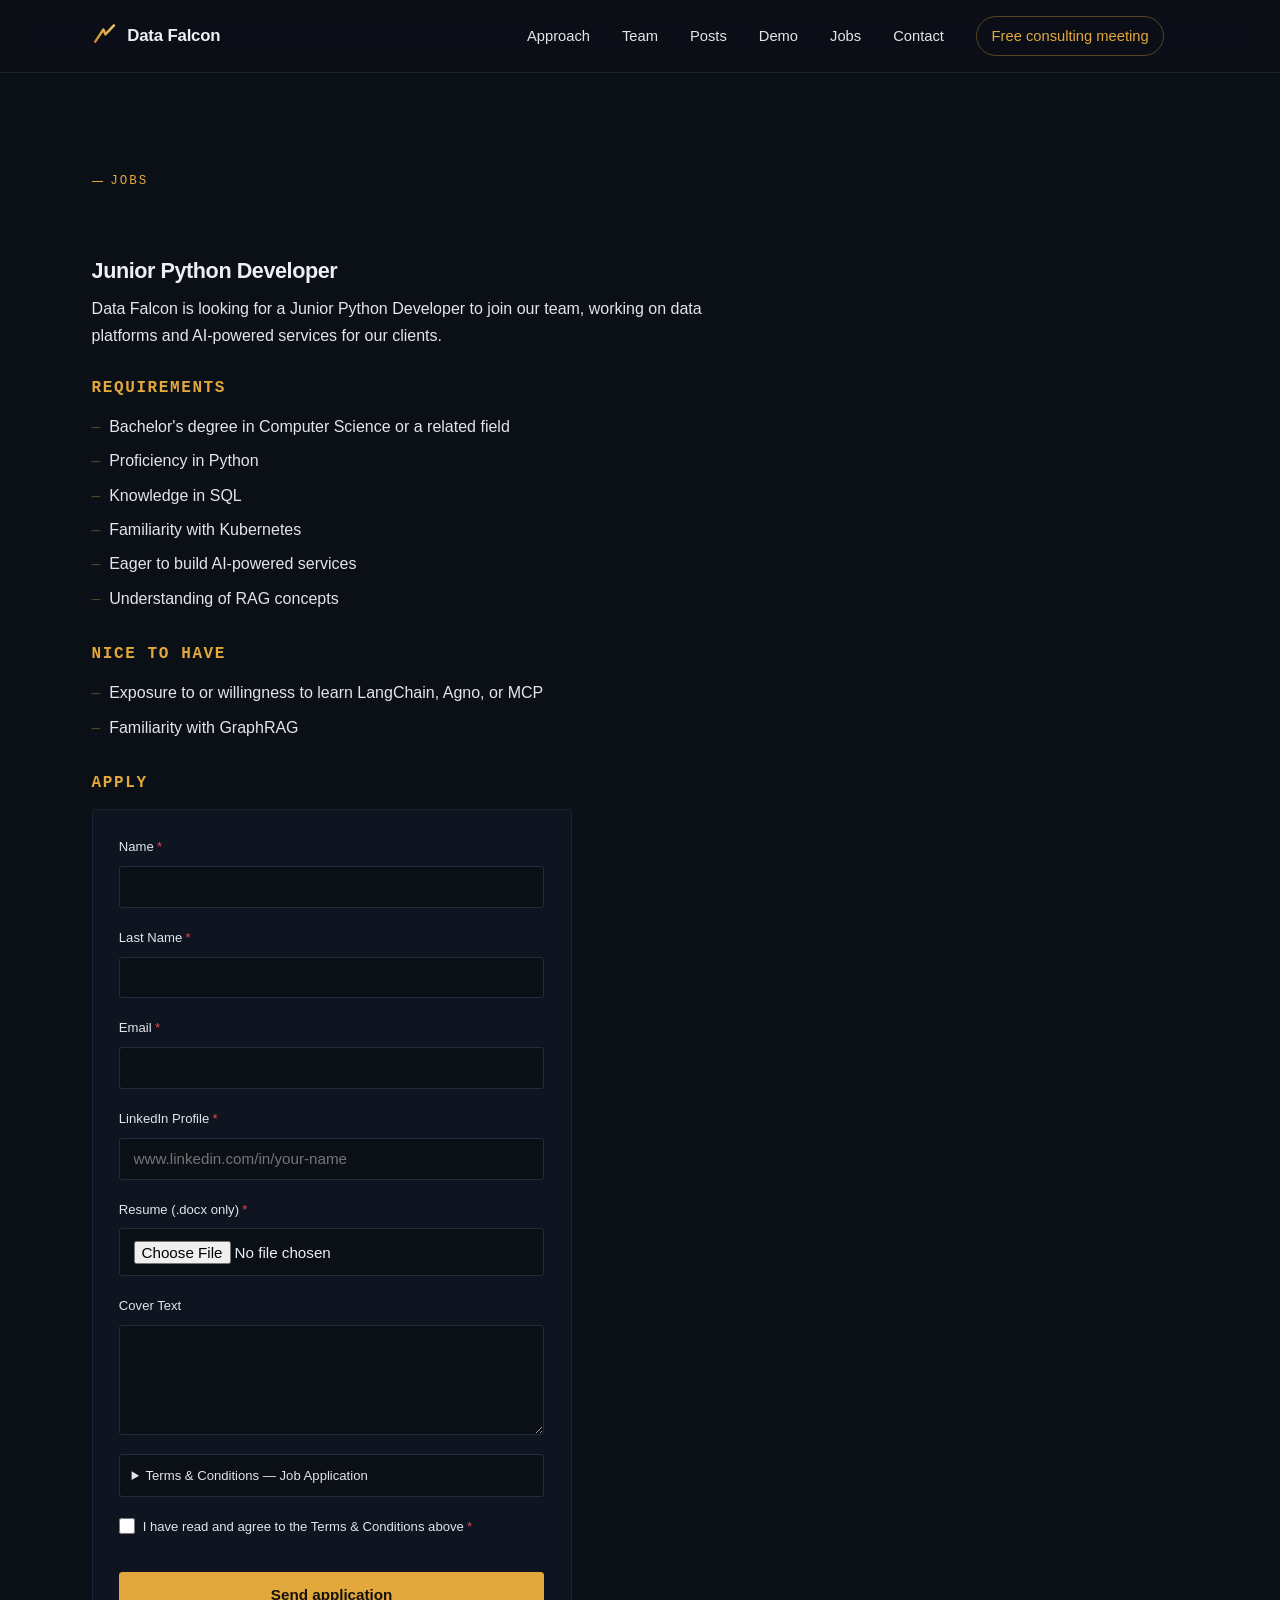
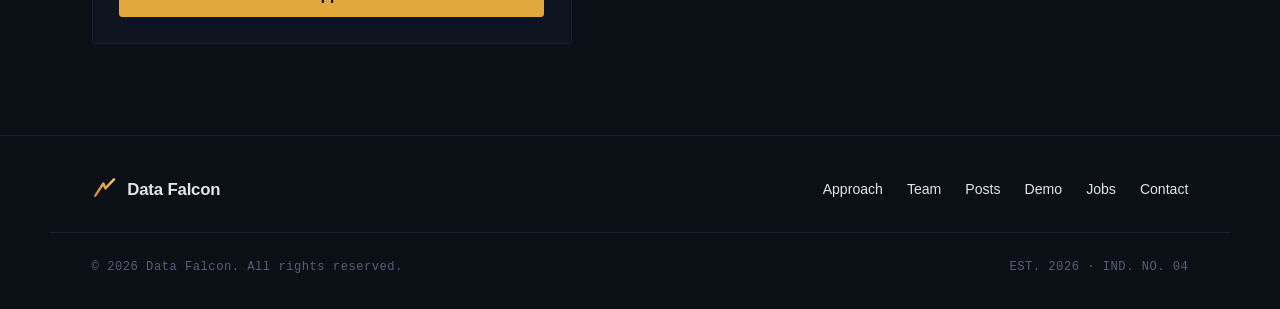
<file: jobs.html>
<!DOCTYPE html>
<html lang="en">
<head>
<meta charset="UTF-8">
<meta name="viewport" content="width=device-width, initial-scale=1.0">
<title>Jobs — Data Falcon</title>
<meta name="description" content="Open roles at Data Falcon, an independent data advisory and implementation practice.">
<link rel="icon" type="image/svg+xml" href="assets/img/favicon.svg">
<link rel="stylesheet" href="assets/css/style.css?v=20260717b">
</head>
<body>

<a class="skip-link" href="#main">Skip to content</a>

<header class="site-header" id="top">
  <div class="wrap header-row">
    <a class="brand" href="index.html" aria-label="Data Falcon home">
      <svg class="brand-mark" viewBox="0 0 32 32" aria-hidden="true">
        <path d="M4 23 L14 8 L16.5 14 L27 3" fill="none" stroke="url(#markGrad)" stroke-width="3" stroke-linecap="round" stroke-linejoin="round"/>
        <defs>
          <linearGradient id="markGrad" x1="4" y1="23" x2="27" y2="3" gradientUnits="userSpaceOnUse">
            <stop offset="0" stop-color="#C98A2C"/>
            <stop offset="1" stop-color="#F3C868"/>
          </linearGradient>
        </defs>
      </svg>
      <span class="brand-word">Data Falcon</span>
    </a>

    <nav class="site-nav" id="site-nav" aria-label="Primary">
      <a href="index.html#approach">Approach</a>
      <a href="about.html">Team</a>
      <a href="posts.html">Posts</a>
      <a href="demo.html">Demo</a>
      <a href="jobs.html">Jobs</a>
      <a href="contact.html">Contact</a>
      <a class="nav-book" href="book.html">Free consulting meeting</a>
    </nav>

    <div class="header-actions">
      <button class="nav-toggle" id="nav-toggle" aria-expanded="false" aria-controls="site-nav" aria-label="Toggle menu">
        <span></span><span></span><span></span>
      </button>
    </div>
  </div>
</header>

<main id="main">

  <!-- JOBS -->
  <section class="section" id="jobs">
    <div class="wrap">
      <div class="section-head reveal">
        <p class="eyebrow">Jobs</p>
      </div>

      <div class="job-listing reveal">
        <h3 class="job-title">Junior Python Developer</h3>
        <p class="job-intro">Data Falcon is looking for a Junior Python Developer to join our team, working on data platforms and AI-powered services for our clients.</p>

        <h4 class="job-subhead">Requirements</h4>
        <ul class="job-list">
          <li>Bachelor's degree in Computer Science or a related field</li>
          <li>Proficiency in Python</li>
          <li>Knowledge in SQL</li>
          <li>Familiarity with Kubernetes</li>
          <li>Eager to build AI-powered services</li>
          <li>Understanding of RAG concepts</li>
        </ul>

        <h4 class="job-subhead">Nice to Have</h4>
        <ul class="job-list">
          <li>Exposure to or willingness to learn LangChain, Agno, or MCP</li>
          <li>Familiarity with GraphRAG</li>
        </ul>

        <h4 class="job-subhead">Apply</h4>
        <form class="contact-form reveal" id="application-form" action="https://formspree.io/f/xzdnbvpz" method="POST" enctype="multipart/form-data" novalidate>
          <div class="field">
            <label for="app-name">Name<span class="req" aria-hidden="true">*</span><span class="field-error" id="app-name-error"></span></label>
            <input type="text" id="app-name" name="name" autocomplete="given-name" required>
          </div>
          <div class="field">
            <label for="app-family-name">Last Name<span class="req" aria-hidden="true">*</span><span class="field-error" id="app-family-name-error"></span></label>
            <input type="text" id="app-family-name" name="familyName" autocomplete="family-name" required>
          </div>
          <div class="field">
            <label for="app-email">Email<span class="req" aria-hidden="true">*</span><span class="field-error" id="app-email-error"></span></label>
            <input type="email" id="app-email" name="email" autocomplete="email" required>
          </div>
          <div class="field">
            <label for="app-linkedin">LinkedIn Profile<span class="req" aria-hidden="true">*</span><span class="field-error" id="app-linkedin-error"></span></label>
            <input type="text" id="app-linkedin" name="linkedin" autocomplete="url" placeholder="www.linkedin.com/in/your-name" pattern="(https?:\/\/)?www\.linkedin\.com\/in\/[A-Za-z0-9\-_%]+\/?" title="Enter a valid LinkedIn profile URL, e.g. www.linkedin.com/in/your-name" required>
          </div>
          <div class="field">
            <label for="app-resume">Resume (.docx only)<span class="req" aria-hidden="true">*</span><span class="field-error" id="app-resume-error"></span></label>
            <input type="file" id="app-resume" name="resume" accept=".docx" required>
          </div>
          <div class="field">
            <label for="app-cover">Cover Text</label>
            <textarea id="app-cover" name="cover" rows="5"></textarea>
          </div>
          <details class="terms-details">
            <summary>Terms &amp; Conditions — Job Application</summary>
            <div class="terms-body">
              <p>By submitting this application, you confirm and agree to the following:</p>
              <ol class="terms-list">
                <li><strong>Position &amp; Work Eligibility.</strong> This position is based in Israel and may be performed on-site, remotely, or in a hybrid arrangement, as specified in the job listing. Candidates must hold legal rights to work in Israel at the time of application (e.g. Israeli citizenship, permanent residency, or a valid work visa). Data Falcon does not sponsor work visas unless explicitly stated otherwise in the listing.</li>
                <li><strong>Accuracy of Information.</strong> You confirm that all information and documents submitted (including your CV, contact details, and any other materials) are true, accurate, and complete to the best of your knowledge. Submitting false or misleading information may result in disqualification from the hiring process or termination of employment if discovered after hiring.</li>
                <li><strong>Data We Collect.</strong> By applying, you consent to Data Falcon collecting and processing the personal information you submit, which may include: your name, contact details, CV/resume content, work history, education, and any other information you choose to include.</li>
                <li><strong>How We Use Your Data.</strong> Your information will be used solely for the purpose of evaluating your application for this and, where relevant, future open positions at Data Falcon. It will not be sold, rented, or shared with third parties except as necessary for the hiring process (e.g. background/reference checks, if applicable) or as required by law.</li>
                <li><strong>Data Security.</strong> We take reasonable technical and organizational measures to protect your personal information from unauthorized access, disclosure, alteration, or destruction, in accordance with the Protection of Privacy Law, 1981, and the Privacy Protection (Data Security) Regulations, 5777-2017.</li>
                <li><strong>Data Retention.</strong> Your application data will be retained for as long as necessary to evaluate your candidacy, and, if you are not selected, for a limited period thereafter (typically up to 12 months) in case future opportunities arise, unless you request earlier deletion by mail. You may request deletion of your data at any time by emailing <a href="mailto:jobs@data-falcon.com">jobs@data-falcon.com</a>.</li>
                <li><strong>Response Time.</strong> We aim to respond within 10 business days of your application. Due to volume, we may not be able to personally respond to every applicant.</li>
                <li><strong>Consent Withdrawal.</strong> You may withdraw your consent to the processing of your personal data at any time by contacting us at <a href="mailto:jobs@data-falcon.com">jobs@data-falcon.com</a>. Withdrawal of consent will not affect the lawfulness of processing carried out prior to withdrawal, and may result in your application no longer being considered.</li>
              </ol>
            </div>
          </details>
          <div class="field field-check">
            <label for="app-terms">
              <input type="checkbox" id="app-terms" name="termsAccepted" required>
              <span>I have read and agree to the Terms &amp; Conditions above<span class="req" aria-hidden="true">*</span></span>
            </label>
            <span class="field-error" id="app-terms-error"></span>
          </div>
          <button type="submit" class="btn btn-primary form-submit">Send application</button>
          <p class="form-success" id="application-success" hidden>Thank you! Your application has been sent.</p>
          <p class="form-note" id="application-response-note" hidden>We aim to respond within 10 business days.</p>
          <p class="form-error" id="application-error" hidden>Something went wrong sending your application. Please try again, or email us directly.</p>
        </form>
      </div>
    </div>
  </section>

</main>

<footer class="site-footer">
  <div class="wrap footer-row">
    <a class="brand brand-footer" href="index.html" aria-label="Data Falcon home">
      <svg class="brand-mark" viewBox="0 0 32 32" aria-hidden="true">
        <path d="M4 23 L14 8 L16.5 14 L27 3" fill="none" stroke="url(#markGradFooter)" stroke-width="3" stroke-linecap="round" stroke-linejoin="round"/>
        <defs>
          <linearGradient id="markGradFooter" x1="4" y1="23" x2="27" y2="3" gradientUnits="userSpaceOnUse">
            <stop offset="0" stop-color="#C98A2C"/>
            <stop offset="1" stop-color="#F3C868"/>
          </linearGradient>
        </defs>
      </svg>
      <span class="brand-word">Data Falcon</span>
    </a>

    <nav class="footer-nav" aria-label="Footer">
      <a href="index.html#approach">Approach</a>
      <a href="about.html">Team</a>
      <a href="posts.html">Posts</a>
      <a href="demo.html">Demo</a>
      <a href="jobs.html">Jobs</a>
      <a href="contact.html">Contact</a>
    </nav>
  </div>
  <div class="wrap footer-meta">
    <span>© <span id="year">2026</span> Data Falcon. All rights reserved.</span>
    <span class="footer-coord">EST. 2026 · IND. NO. 04</span>
  </div>
</footer>

<script src="assets/js/main.js?v=20260716"></script>
</body>
</html>
</file>
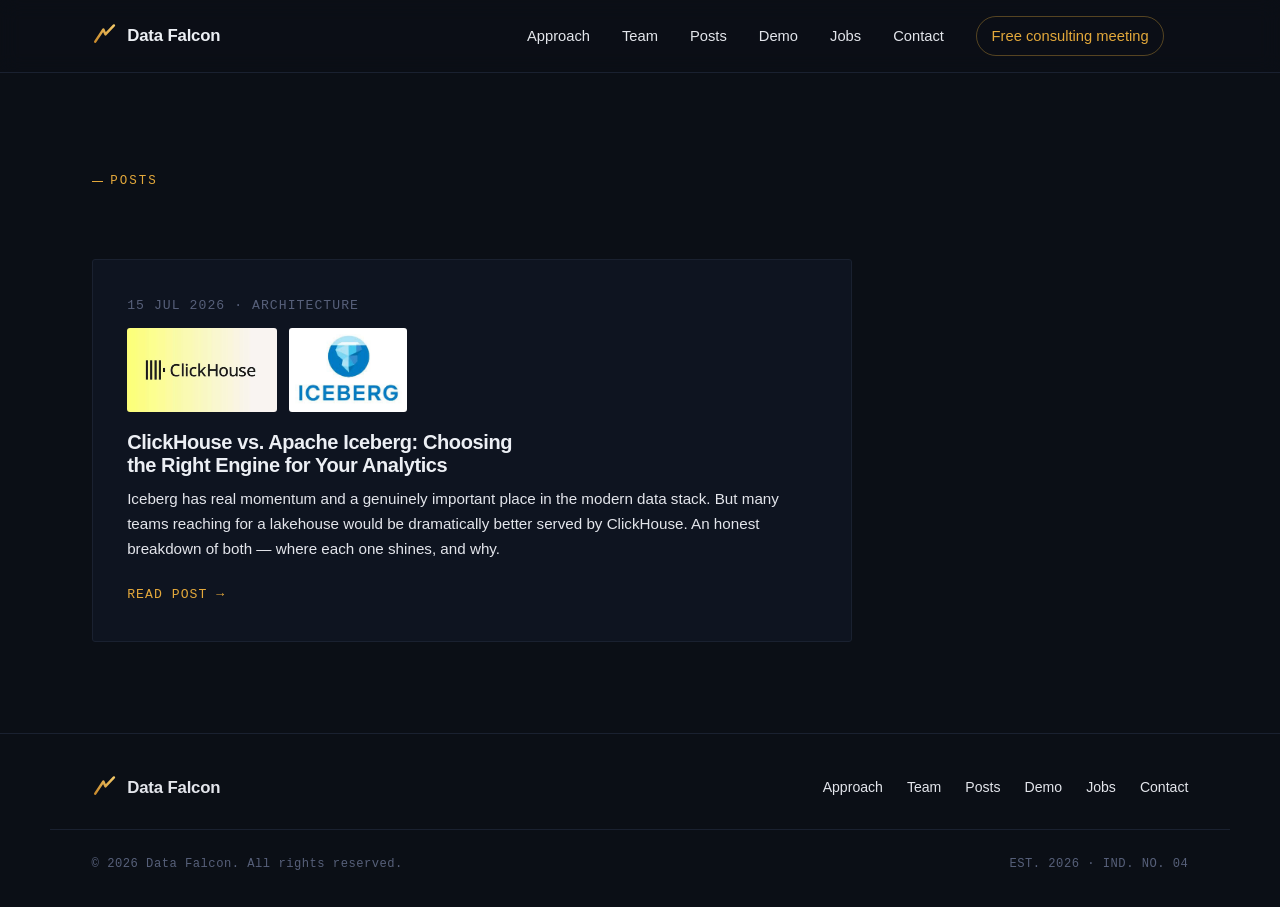
<file: posts.html>
<!DOCTYPE html>
<html lang="en">
<head>
<meta charset="UTF-8">
<meta name="viewport" content="width=device-width, initial-scale=1.0">
<title>Posts — Data Falcon</title>
<meta name="description" content="Posts from Data Falcon on data architecture, analytics engines, and building platforms that last.">
<link rel="icon" type="image/svg+xml" href="assets/img/favicon.svg">
<link rel="stylesheet" href="assets/css/style.css?v=20260717b">
</head>
<body>

<a class="skip-link" href="#main">Skip to content</a>

<header class="site-header" id="top">
  <div class="wrap header-row">
    <a class="brand" href="index.html" aria-label="Data Falcon home">
      <svg class="brand-mark" viewBox="0 0 32 32" aria-hidden="true">
        <path d="M4 23 L14 8 L16.5 14 L27 3" fill="none" stroke="url(#markGrad)" stroke-width="3" stroke-linecap="round" stroke-linejoin="round"/>
        <defs>
          <linearGradient id="markGrad" x1="4" y1="23" x2="27" y2="3" gradientUnits="userSpaceOnUse">
            <stop offset="0" stop-color="#C98A2C"/>
            <stop offset="1" stop-color="#F3C868"/>
          </linearGradient>
        </defs>
      </svg>
      <span class="brand-word">Data Falcon</span>
    </a>

    <nav class="site-nav" id="site-nav" aria-label="Primary">
      <a href="index.html#approach">Approach</a>
      <a href="about.html">Team</a>
      <a href="posts.html">Posts</a>
      <a href="demo.html">Demo</a>
      <a href="jobs.html">Jobs</a>
      <a href="contact.html">Contact</a>
      <a class="nav-book" href="book.html">Free consulting meeting</a>
    </nav>

    <div class="header-actions">
      <button class="nav-toggle" id="nav-toggle" aria-expanded="false" aria-controls="site-nav" aria-label="Toggle menu">
        <span></span><span></span><span></span>
      </button>
    </div>
  </div>
</header>

<main id="main">

  <!-- POSTS -->
  <section class="section" id="posts">
    <div class="wrap">
      <div class="section-head reveal">
        <p class="eyebrow">Posts</p>
      </div>

      <div class="posts-list">
        <a class="post-card reveal" href="posts/iceberg-clickhouse.html">
          <p class="post-card-meta">15 JUL 2026 · ARCHITECTURE</p>
          <div class="post-card-thumbs">
            <img src="assets/img/posts/ice-click/click.jpeg" alt="ClickHouse logo">
            <img src="assets/img/posts/ice-click/ice.jpeg" alt="Apache Iceberg logo">
          </div>
          <h3>ClickHouse vs. Apache Iceberg: Choosing the Right Engine for Your Analytics</h3>
          <p class="post-card-excerpt">Iceberg has real momentum and a genuinely important place in the modern data stack. But many teams reaching for a lakehouse would be dramatically better served by ClickHouse. An honest breakdown of both — where each one shines, and why.</p>
          <span class="post-card-more">Read post →</span>
        </a>
      </div>
    </div>
  </section>

</main>

<footer class="site-footer">
  <div class="wrap footer-row">
    <a class="brand brand-footer" href="index.html" aria-label="Data Falcon home">
      <svg class="brand-mark" viewBox="0 0 32 32" aria-hidden="true">
        <path d="M4 23 L14 8 L16.5 14 L27 3" fill="none" stroke="url(#markGradFooter)" stroke-width="3" stroke-linecap="round" stroke-linejoin="round"/>
        <defs>
          <linearGradient id="markGradFooter" x1="4" y1="23" x2="27" y2="3" gradientUnits="userSpaceOnUse">
            <stop offset="0" stop-color="#C98A2C"/>
            <stop offset="1" stop-color="#F3C868"/>
          </linearGradient>
        </defs>
      </svg>
      <span class="brand-word">Data Falcon</span>
    </a>

    <nav class="footer-nav" aria-label="Footer">
      <a href="index.html#approach">Approach</a>
      <a href="about.html">Team</a>
      <a href="posts.html">Posts</a>
      <a href="demo.html">Demo</a>
      <a href="jobs.html">Jobs</a>
      <a href="contact.html">Contact</a>
    </nav>
  </div>
  <div class="wrap footer-meta">
    <span>© <span id="year">2026</span> Data Falcon. All rights reserved.</span>
    <span class="footer-coord">EST. 2026 · IND. NO. 04</span>
  </div>
</footer>

<script src="assets/js/main.js?v=20260716"></script>
</body>
</html>
</file>
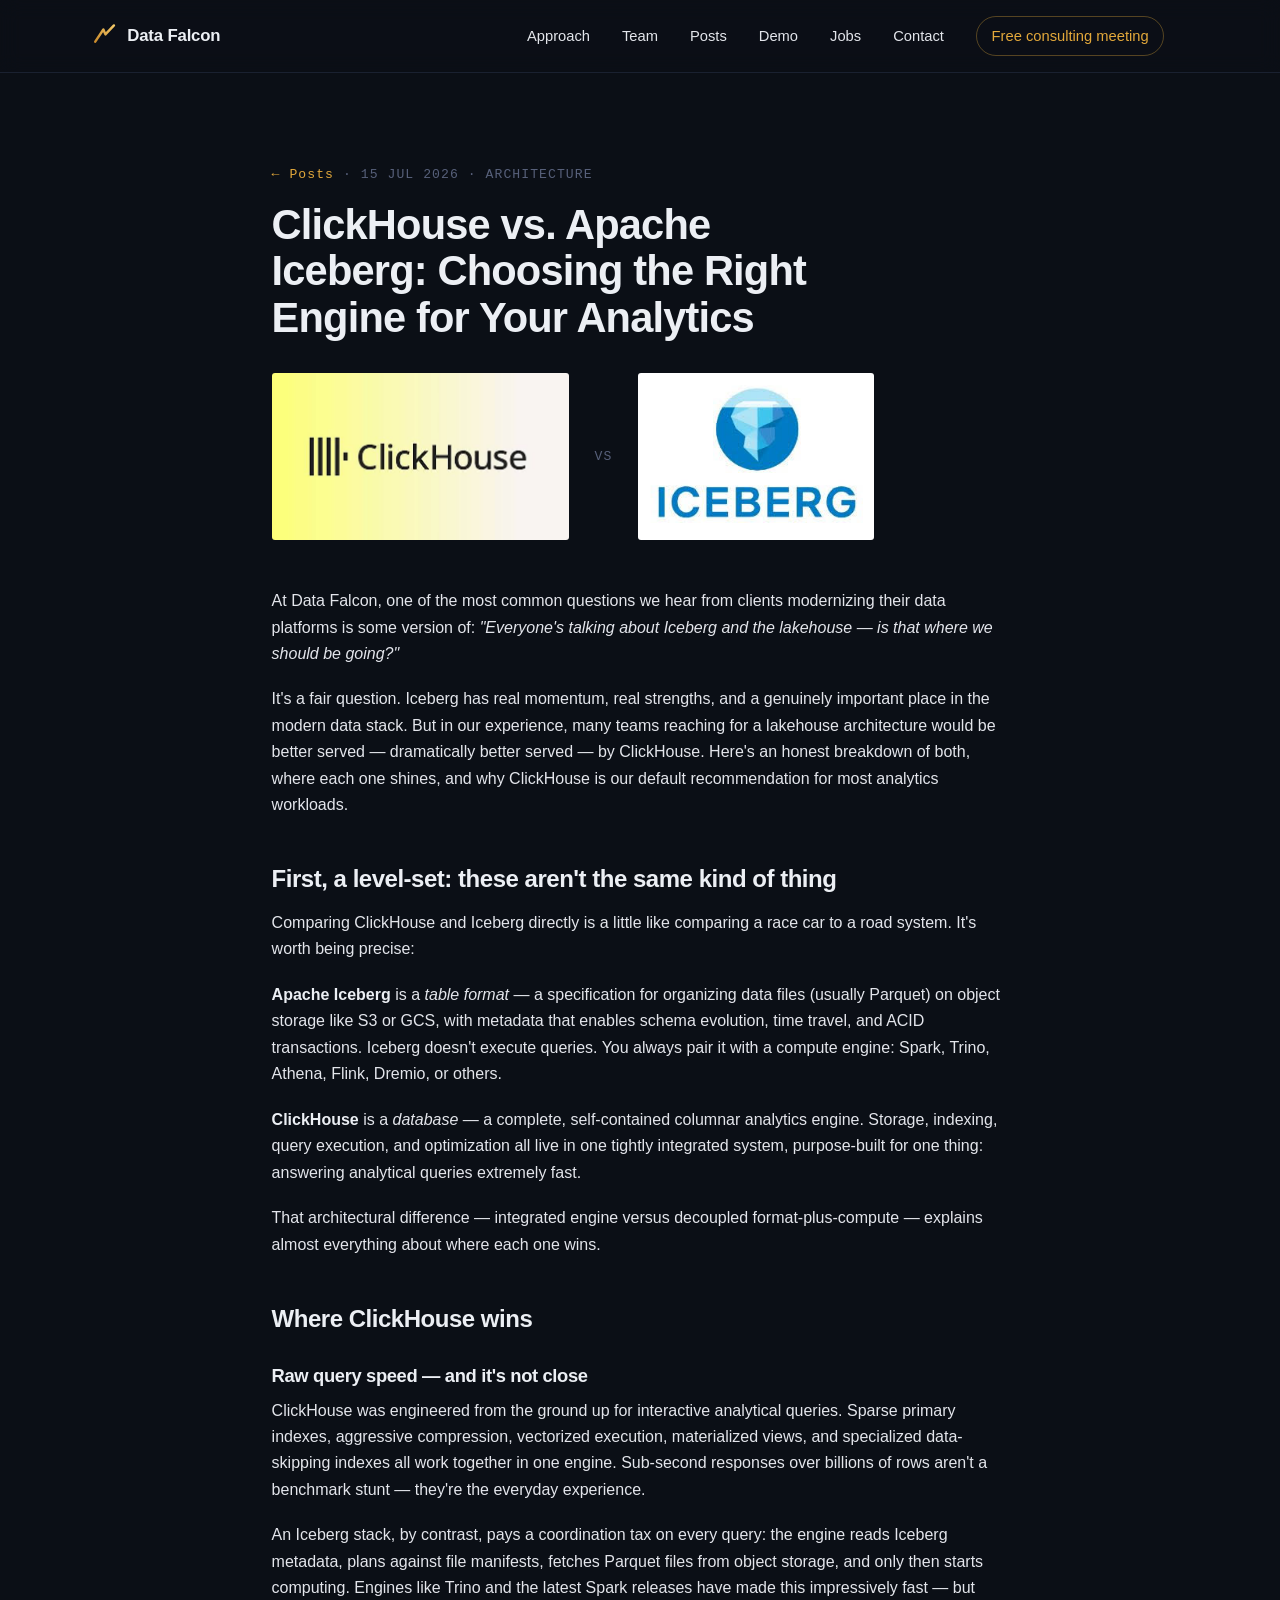
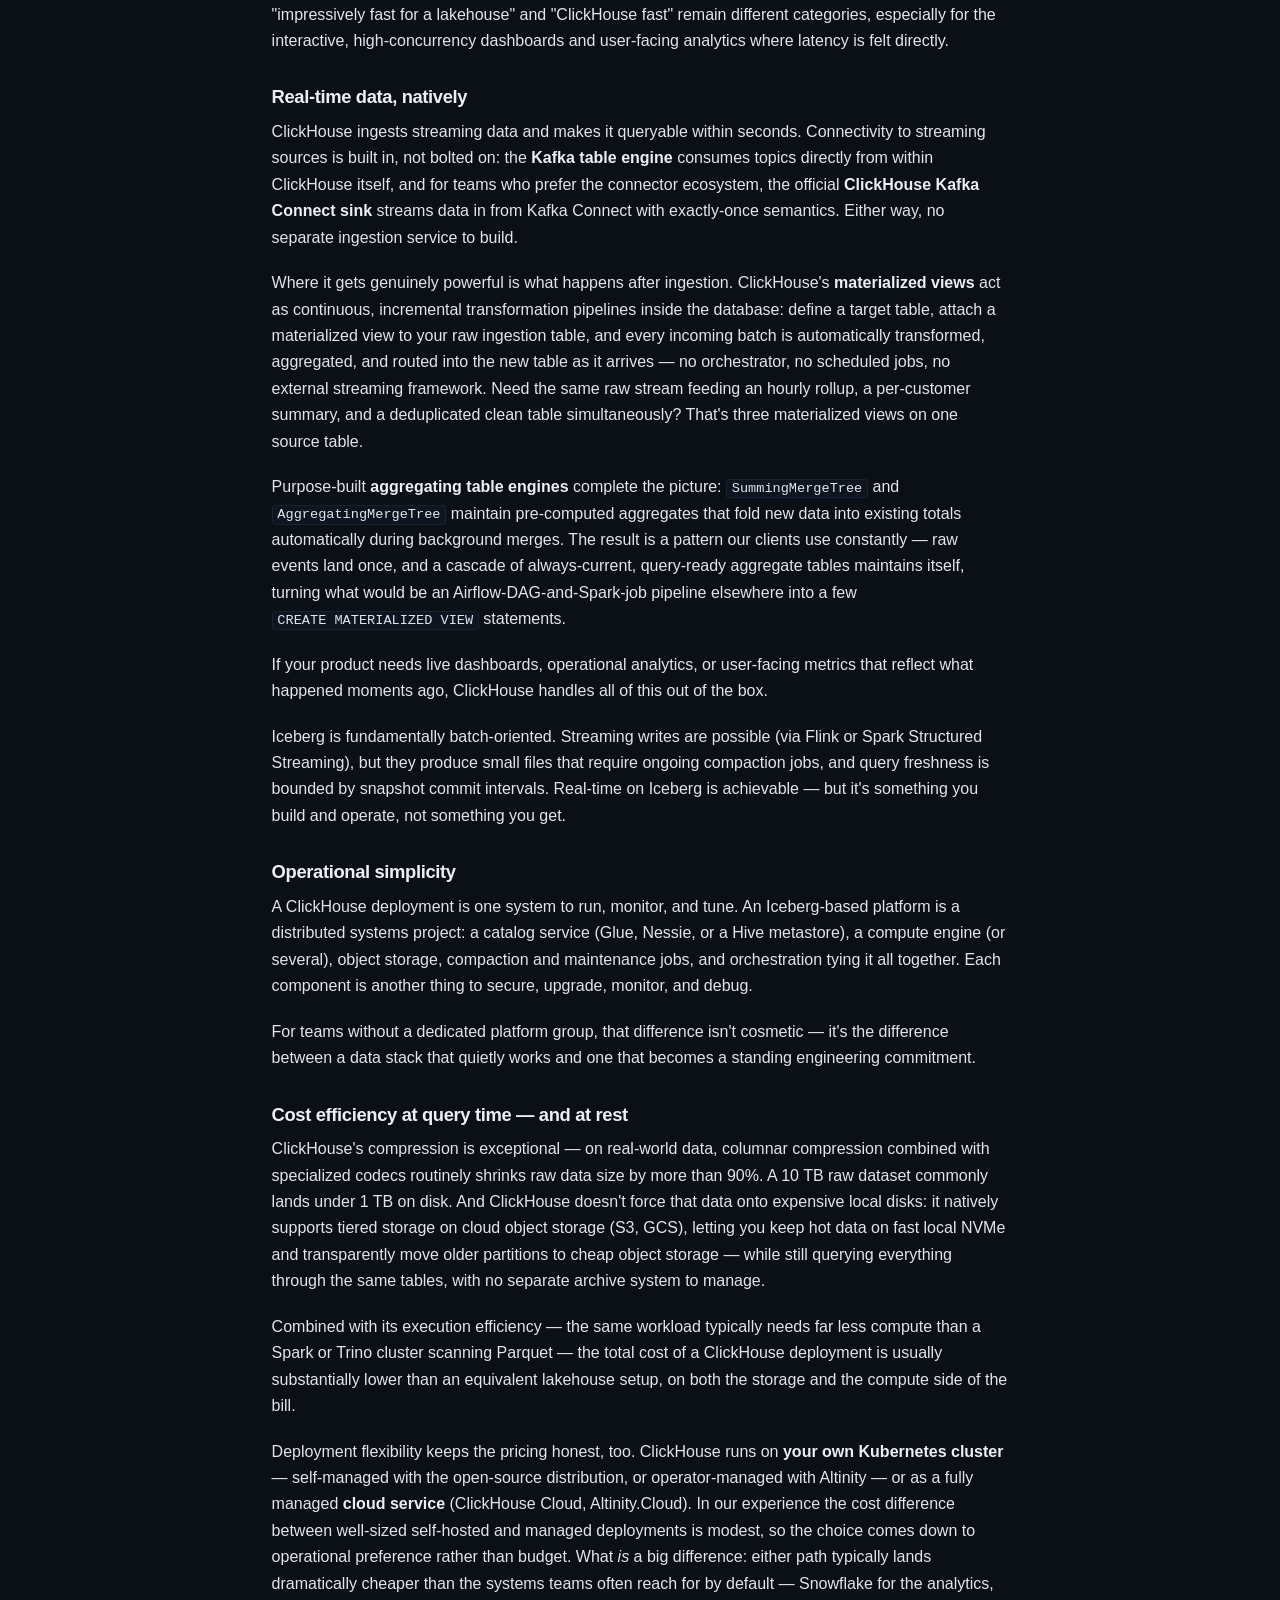
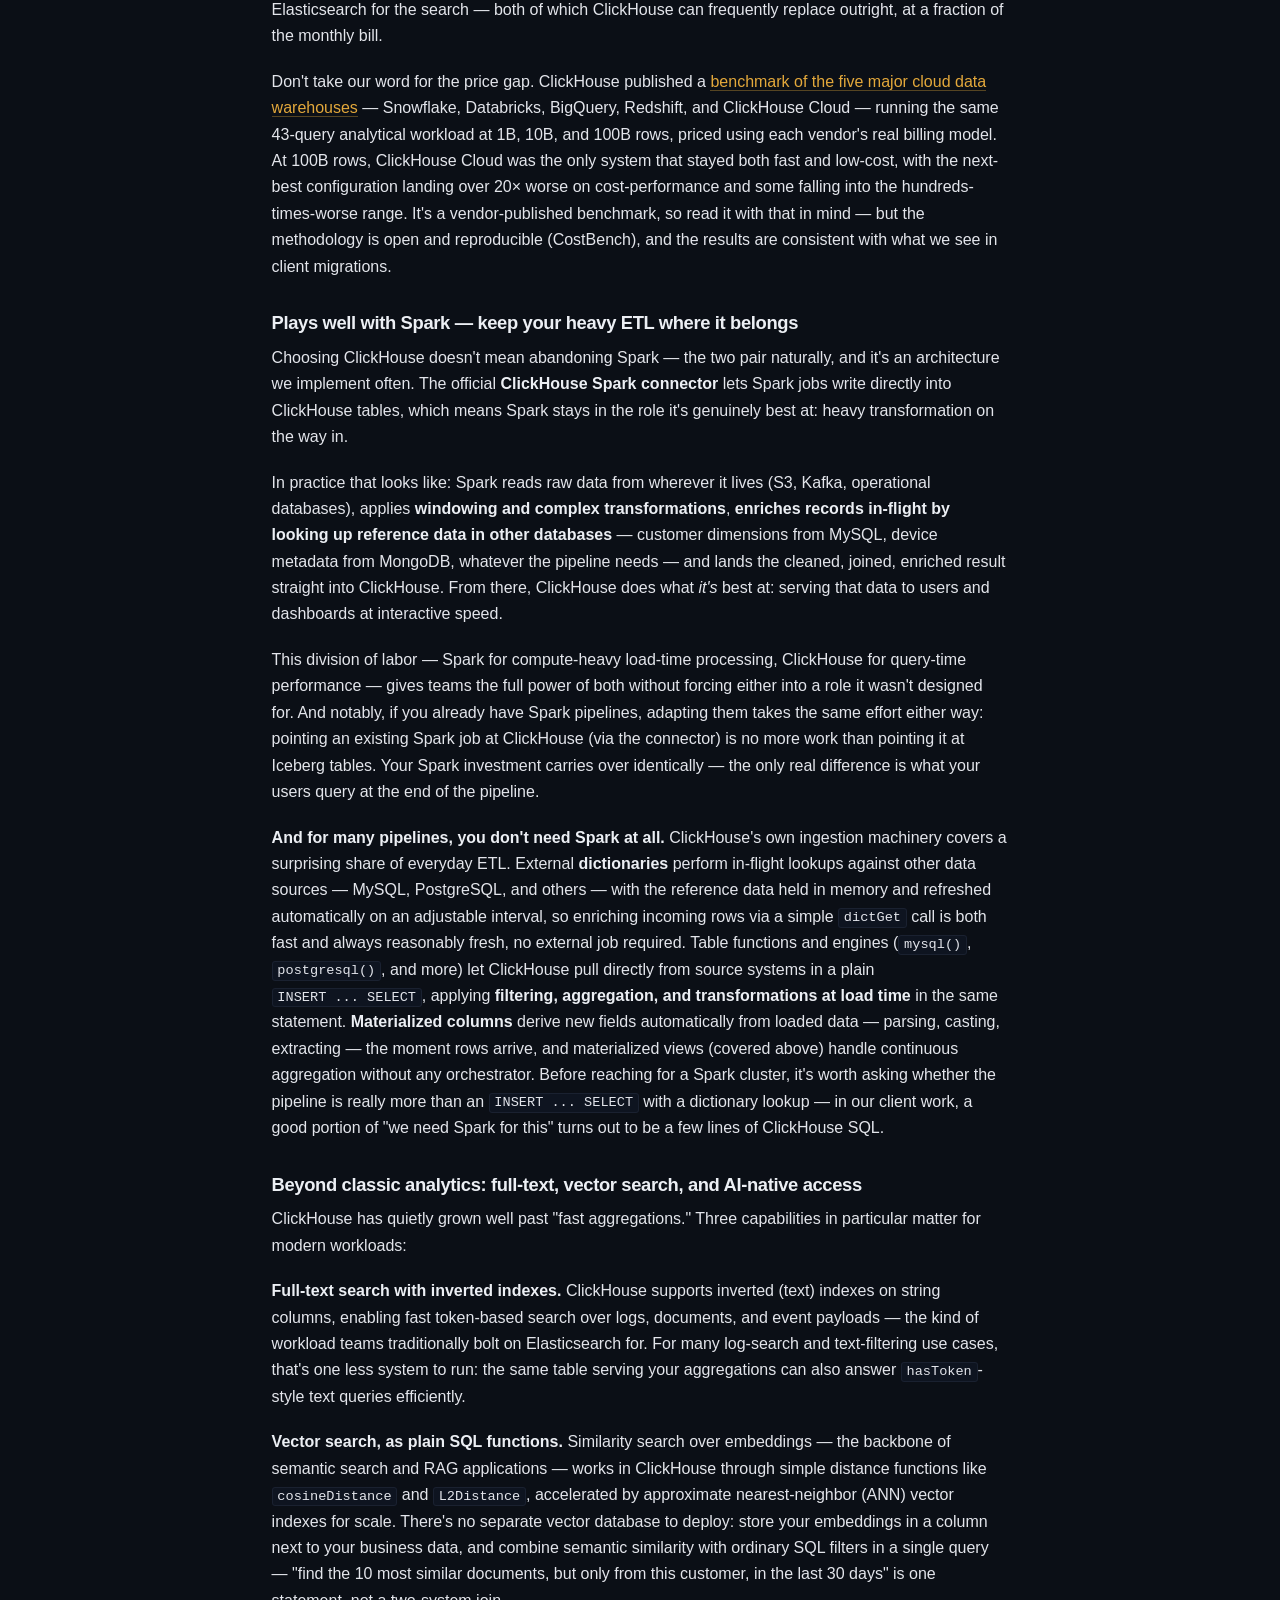
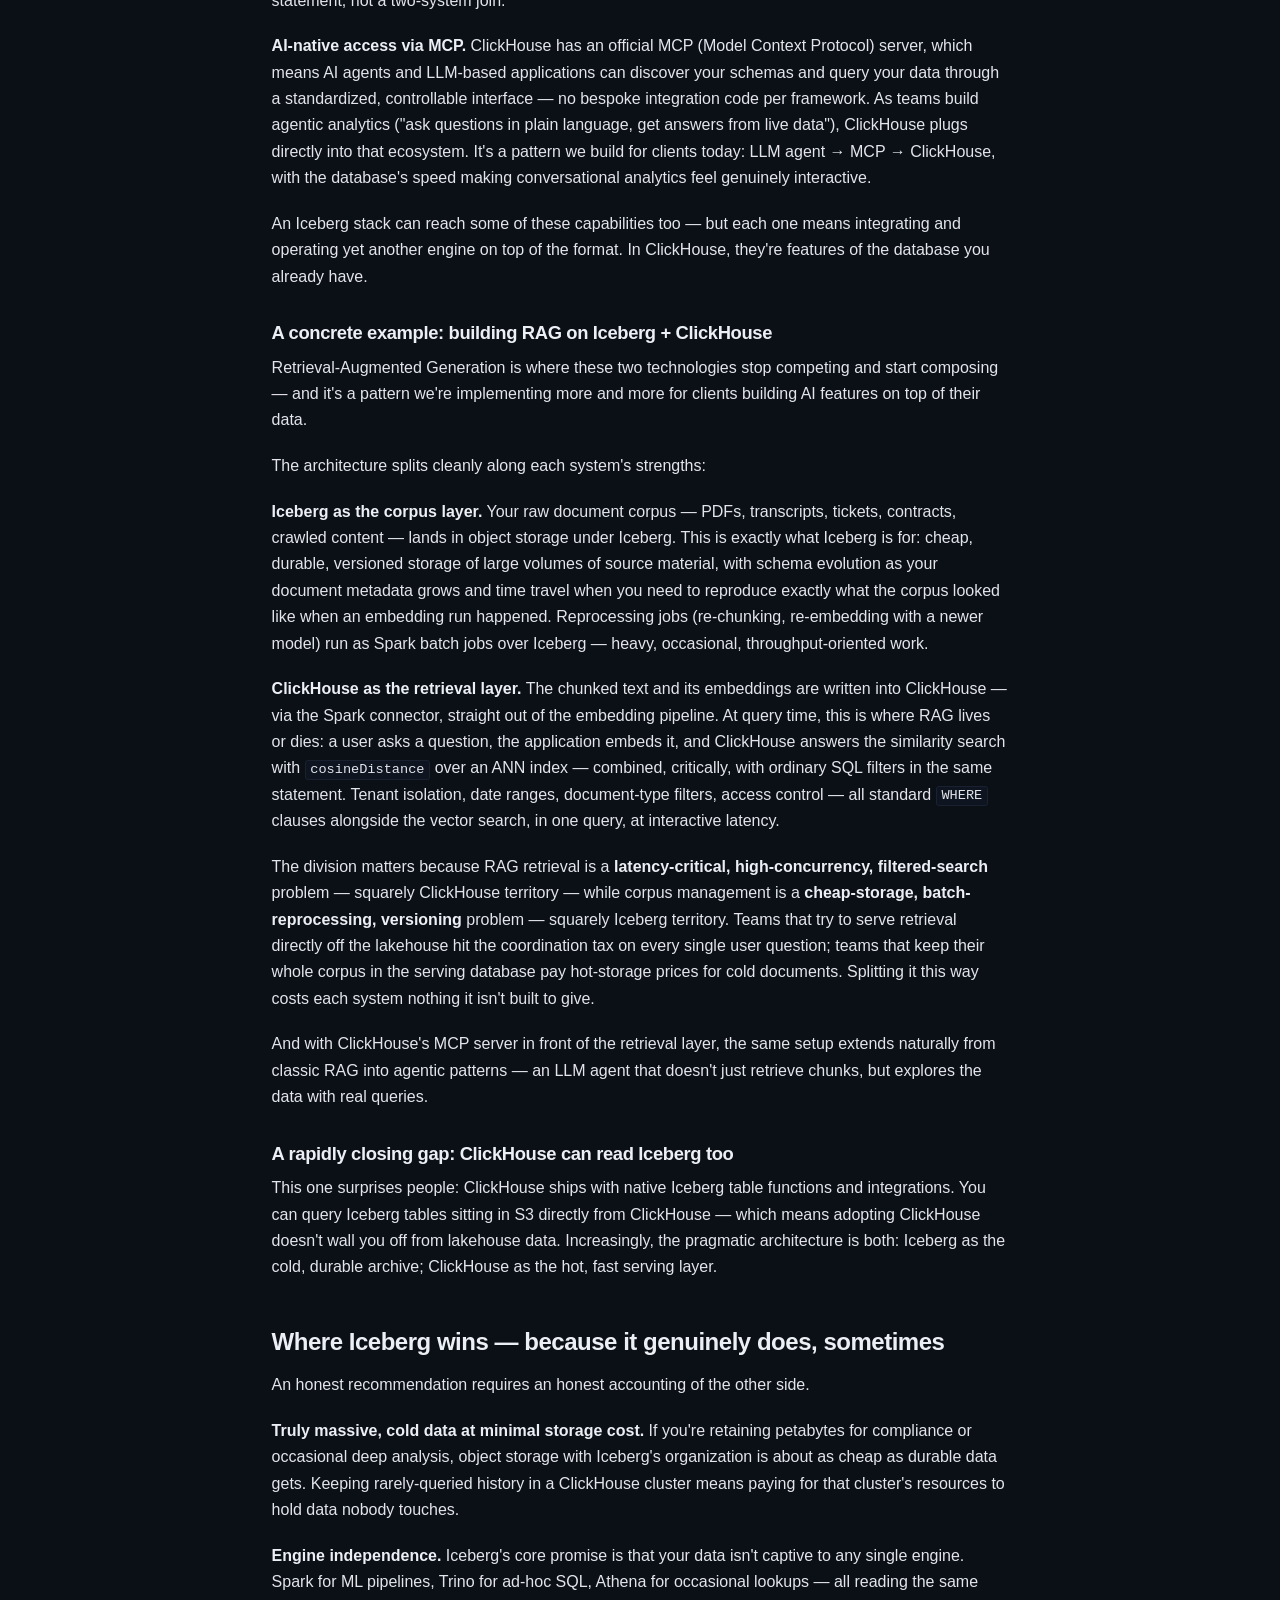
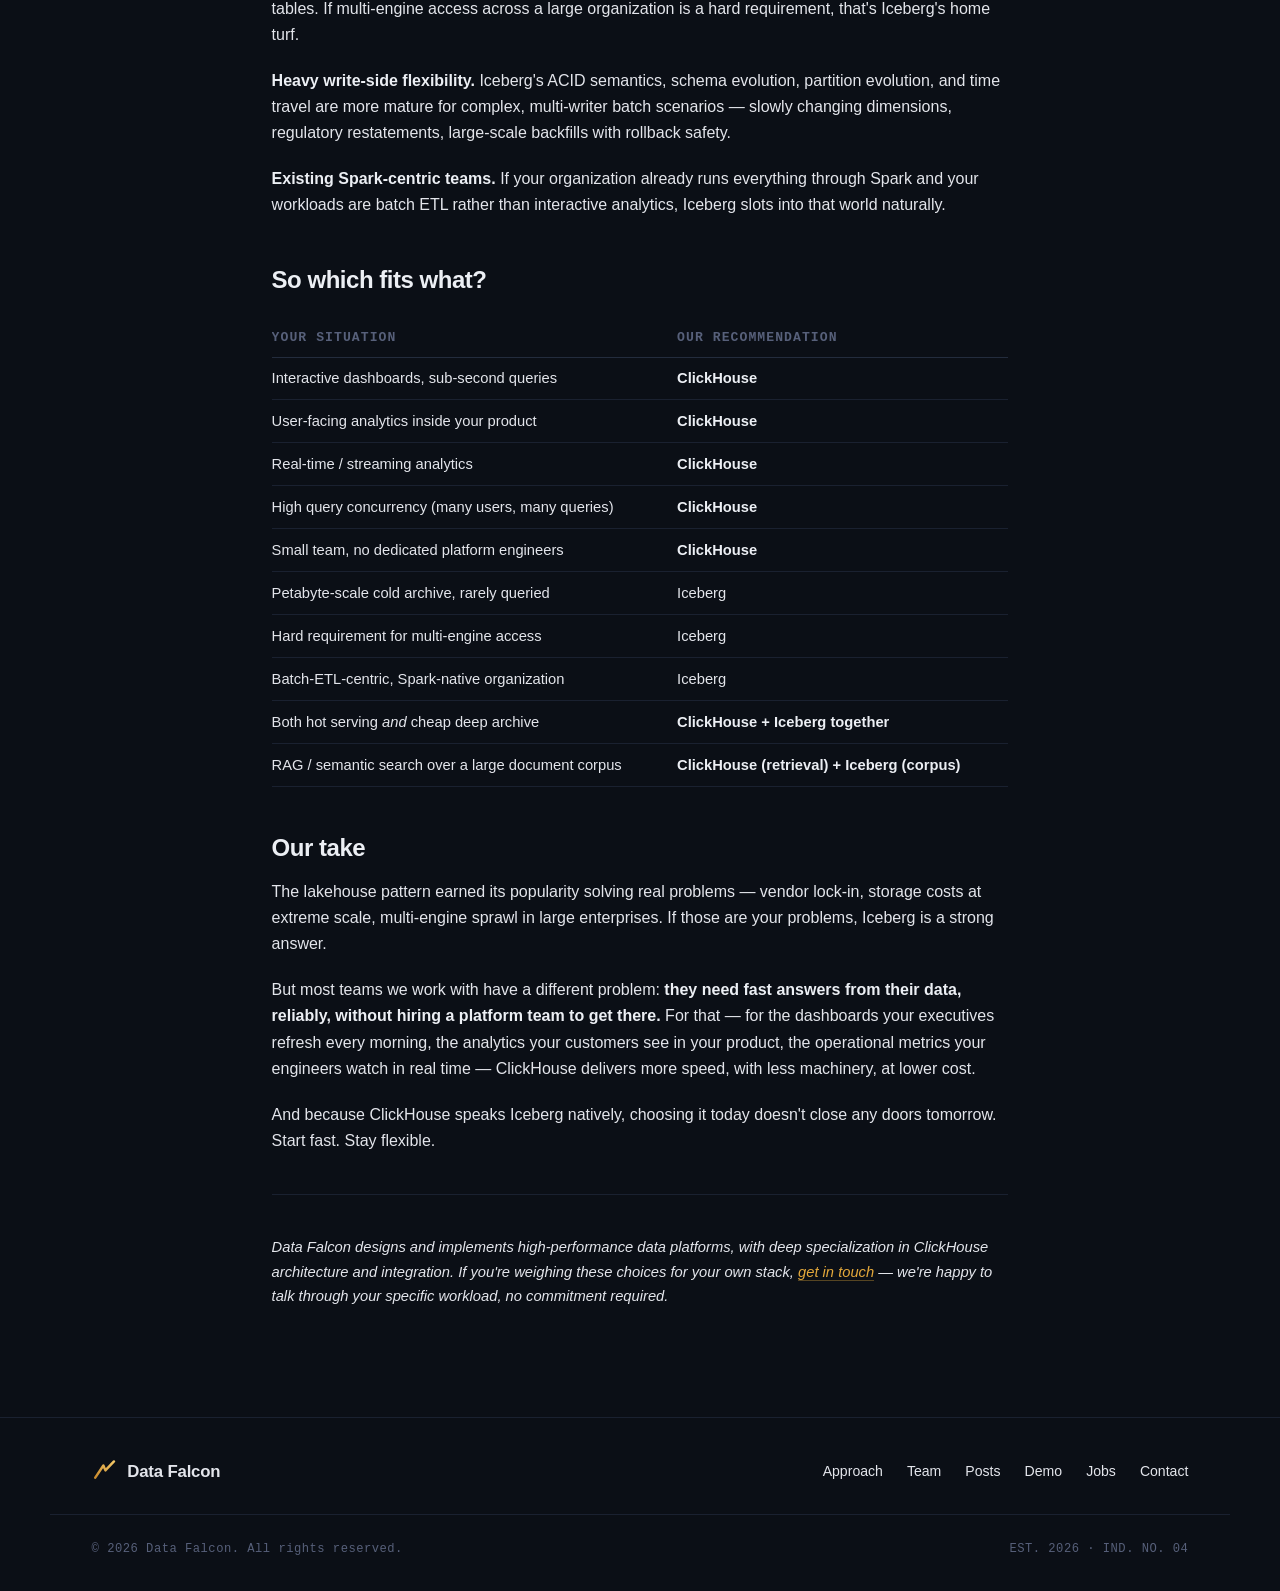
<file: posts/iceberg-clickhouse.html>
<!DOCTYPE html>
<html lang="en">
<head>
<meta charset="UTF-8">
<meta name="viewport" content="width=device-width, initial-scale=1.0">
<title>ClickHouse vs. Apache Iceberg — Data Falcon</title>
<meta name="description" content="An honest breakdown of ClickHouse and Apache Iceberg — where each one shines, and why ClickHouse is our default recommendation for most analytics workloads.">
<link rel="icon" type="image/svg+xml" href="../assets/img/favicon.svg">
<link rel="stylesheet" href="../assets/css/style.css?v=20260717b">
</head>
<body>

<a class="skip-link" href="#main">Skip to content</a>

<header class="site-header" id="top">
  <div class="wrap header-row">
    <a class="brand" href="../index.html" aria-label="Data Falcon home">
      <svg class="brand-mark" viewBox="0 0 32 32" aria-hidden="true">
        <path d="M4 23 L14 8 L16.5 14 L27 3" fill="none" stroke="url(#markGrad)" stroke-width="3" stroke-linecap="round" stroke-linejoin="round"/>
        <defs>
          <linearGradient id="markGrad" x1="4" y1="23" x2="27" y2="3" gradientUnits="userSpaceOnUse">
            <stop offset="0" stop-color="#C98A2C"/>
            <stop offset="1" stop-color="#F3C868"/>
          </linearGradient>
        </defs>
      </svg>
      <span class="brand-word">Data Falcon</span>
    </a>

    <nav class="site-nav" id="site-nav" aria-label="Primary">
      <a href="../index.html#approach">Approach</a>
      <a href="../about.html">Team</a>
      <a href="../posts.html">Posts</a>
      <a href="../demo.html">Demo</a>
      <a href="../jobs.html">Jobs</a>
      <a href="../contact.html">Contact</a>
      <a class="nav-book" href="../book.html">Free consulting meeting</a>
    </nav>

    <div class="header-actions">
      <button class="nav-toggle" id="nav-toggle" aria-expanded="false" aria-controls="site-nav" aria-label="Toggle menu">
        <span></span><span></span><span></span>
      </button>
    </div>
  </div>
</header>

<main id="main">

  <article class="section post-article">
    <div class="wrap">
      <div class="post-head reveal">
        <p class="post-meta"><a href="../posts.html">← Posts</a> · 15 JUL 2026 · ARCHITECTURE</p>
        <h1>ClickHouse vs. Apache Iceberg: Choosing the Right Engine for Your Analytics</h1>
        <div class="post-hero">
          <img src="../assets/img/posts/ice-click/click.jpeg" alt="ClickHouse logo">
          <span class="post-hero-vs">VS</span>
          <img src="../assets/img/posts/ice-click/ice.jpeg" alt="Apache Iceberg logo">
        </div>
      </div>

      <div class="post-body">
        <p>At Data Falcon, one of the most common questions we hear from clients modernizing their data platforms is some version of: <em>"Everyone's talking about Iceberg and the lakehouse — is that where we should be going?"</em></p>

        <p>It's a fair question. Iceberg has real momentum, real strengths, and a genuinely important place in the modern data stack. But in our experience, many teams reaching for a lakehouse architecture would be better served — dramatically better served — by ClickHouse. Here's an honest breakdown of both, where each one shines, and why ClickHouse is our default recommendation for most analytics workloads.</p>

        <h2>First, a level-set: these aren't the same kind of thing</h2>

        <p>Comparing ClickHouse and Iceberg directly is a little like comparing a race car to a road system. It's worth being precise:</p>

        <p><strong>Apache Iceberg</strong> is a <em>table format</em> — a specification for organizing data files (usually Parquet) on object storage like S3 or GCS, with metadata that enables schema evolution, time travel, and ACID transactions. Iceberg doesn't execute queries. You always pair it with a compute engine: Spark, Trino, Athena, Flink, Dremio, or others.</p>

        <p><strong>ClickHouse</strong> is a <em>database</em> — a complete, self-contained columnar analytics engine. Storage, indexing, query execution, and optimization all live in one tightly integrated system, purpose-built for one thing: answering analytical queries extremely fast.</p>

        <p>That architectural difference — integrated engine versus decoupled format-plus-compute — explains almost everything about where each one wins.</p>

        <h2>Where ClickHouse wins</h2>

        <h3>Raw query speed — and it's not close</h3>

        <p>ClickHouse was engineered from the ground up for interactive analytical queries. Sparse primary indexes, aggressive compression, vectorized execution, materialized views, and specialized data-skipping indexes all work together in one engine. Sub-second responses over billions of rows aren't a benchmark stunt — they're the everyday experience.</p>

        <p>An Iceberg stack, by contrast, pays a coordination tax on every query: the engine reads Iceberg metadata, plans against file manifests, fetches Parquet files from object storage, and only then starts computing. Engines like Trino and the latest Spark releases have made this impressively fast — but "impressively fast for a lakehouse" and "ClickHouse fast" remain different categories, especially for the interactive, high-concurrency dashboards and user-facing analytics where latency is felt directly.</p>

        <h3>Real-time data, natively</h3>

        <p>ClickHouse ingests streaming data and makes it queryable within seconds. Connectivity to streaming sources is built in, not bolted on: the <strong>Kafka table engine</strong> consumes topics directly from within ClickHouse itself, and for teams who prefer the connector ecosystem, the official <strong>ClickHouse Kafka Connect sink</strong> streams data in from Kafka Connect with exactly-once semantics. Either way, no separate ingestion service to build.</p>

        <p>Where it gets genuinely powerful is what happens after ingestion. ClickHouse's <strong>materialized views</strong> act as continuous, incremental transformation pipelines inside the database: define a target table, attach a materialized view to your raw ingestion table, and every incoming batch is automatically transformed, aggregated, and routed into the new table as it arrives — no orchestrator, no scheduled jobs, no external streaming framework. Need the same raw stream feeding an hourly rollup, a per-customer summary, and a deduplicated clean table simultaneously? That's three materialized views on one source table.</p>

        <p>Purpose-built <strong>aggregating table engines</strong> complete the picture: <code>SummingMergeTree</code> and <code>AggregatingMergeTree</code> maintain pre-computed aggregates that fold new data into existing totals automatically during background merges. The result is a pattern our clients use constantly — raw events land once, and a cascade of always-current, query-ready aggregate tables maintains itself, turning what would be an Airflow-DAG-and-Spark-job pipeline elsewhere into a few <code>CREATE MATERIALIZED VIEW</code> statements.</p>

        <p>If your product needs live dashboards, operational analytics, or user-facing metrics that reflect what happened moments ago, ClickHouse handles all of this out of the box.</p>

        <p>Iceberg is fundamentally batch-oriented. Streaming writes are possible (via Flink or Spark Structured Streaming), but they produce small files that require ongoing compaction jobs, and query freshness is bounded by snapshot commit intervals. Real-time on Iceberg is achievable — but it's something you build and operate, not something you get.</p>

        <h3>Operational simplicity</h3>

        <p>A ClickHouse deployment is one system to run, monitor, and tune. An Iceberg-based platform is a distributed systems project: a catalog service (Glue, Nessie, or a Hive metastore), a compute engine (or several), object storage, compaction and maintenance jobs, and orchestration tying it all together. Each component is another thing to secure, upgrade, monitor, and debug.</p>

        <p>For teams without a dedicated platform group, that difference isn't cosmetic — it's the difference between a data stack that quietly works and one that becomes a standing engineering commitment.</p>

        <h3>Cost efficiency at query time — and at rest</h3>

        <p>ClickHouse's compression is exceptional — on real-world data, columnar compression combined with specialized codecs routinely shrinks raw data size by more than 90%. A 10 TB raw dataset commonly lands under 1 TB on disk. And ClickHouse doesn't force that data onto expensive local disks: it natively supports tiered storage on cloud object storage (S3, GCS), letting you keep hot data on fast local NVMe and transparently move older partitions to cheap object storage — while still querying everything through the same tables, with no separate archive system to manage.</p>

        <p>Combined with its execution efficiency — the same workload typically needs far less compute than a Spark or Trino cluster scanning Parquet — the total cost of a ClickHouse deployment is usually substantially lower than an equivalent lakehouse setup, on both the storage and the compute side of the bill.</p>

        <p>Deployment flexibility keeps the pricing honest, too. ClickHouse runs on <strong>your own Kubernetes cluster</strong> — self-managed with the open-source distribution, or operator-managed with Altinity — or as a fully managed <strong>cloud service</strong> (ClickHouse Cloud, Altinity.Cloud). In our experience the cost difference between well-sized self-hosted and managed deployments is modest, so the choice comes down to operational preference rather than budget. What <em>is</em> a big difference: either path typically lands dramatically cheaper than the systems teams often reach for by default — Snowflake for the analytics, Elasticsearch for the search — both of which ClickHouse can frequently replace outright, at a fraction of the monthly bill.</p>

        <p>Don't take our word for the price gap. ClickHouse published a <a href="https://clickhouse.com/blog/cloud-data-warehouses-cost-performance-comparison" target="_blank" rel="noopener">benchmark of the five major cloud data warehouses</a> — Snowflake, Databricks, BigQuery, Redshift, and ClickHouse Cloud — running the same 43-query analytical workload at 1B, 10B, and 100B rows, priced using each vendor's real billing model. At 100B rows, ClickHouse Cloud was the only system that stayed both fast and low-cost, with the next-best configuration landing over 20× worse on cost-performance and some falling into the hundreds-times-worse range. It's a vendor-published benchmark, so read it with that in mind — but the methodology is open and reproducible (CostBench), and the results are consistent with what we see in client migrations.</p>

        <h3>Plays well with Spark — keep your heavy ETL where it belongs</h3>

        <p>Choosing ClickHouse doesn't mean abandoning Spark — the two pair naturally, and it's an architecture we implement often. The official <strong>ClickHouse Spark connector</strong> lets Spark jobs write directly into ClickHouse tables, which means Spark stays in the role it's genuinely best at: heavy transformation on the way in.</p>

        <p>In practice that looks like: Spark reads raw data from wherever it lives (S3, Kafka, operational databases), applies <strong>windowing and complex transformations</strong>, <strong>enriches records in-flight by looking up reference data in other databases</strong> — customer dimensions from MySQL, device metadata from MongoDB, whatever the pipeline needs — and lands the cleaned, joined, enriched result straight into ClickHouse. From there, ClickHouse does what <em>it's</em> best at: serving that data to users and dashboards at interactive speed.</p>

        <p>This division of labor — Spark for compute-heavy load-time processing, ClickHouse for query-time performance — gives teams the full power of both without forcing either into a role it wasn't designed for. And notably, if you already have Spark pipelines, adapting them takes the same effort either way: pointing an existing Spark job at ClickHouse (via the connector) is no more work than pointing it at Iceberg tables. Your Spark investment carries over identically — the only real difference is what your users query at the end of the pipeline.</p>

        <p><strong>And for many pipelines, you don't need Spark at all.</strong> ClickHouse's own ingestion machinery covers a surprising share of everyday ETL. External <strong>dictionaries</strong> perform in-flight lookups against other data sources — MySQL, PostgreSQL, and others — with the reference data held in memory and refreshed automatically on an adjustable interval, so enriching incoming rows via a simple <code>dictGet</code> call is both fast and always reasonably fresh, no external job required. Table functions and engines (<code>mysql()</code>, <code>postgresql()</code>, and more) let ClickHouse pull directly from source systems in a plain <code>INSERT ... SELECT</code>, applying <strong>filtering, aggregation, and transformations at load time</strong> in the same statement. <strong>Materialized columns</strong> derive new fields automatically from loaded data — parsing, casting, extracting — the moment rows arrive, and materialized views (covered above) handle continuous aggregation without any orchestrator. Before reaching for a Spark cluster, it's worth asking whether the pipeline is really more than an <code>INSERT ... SELECT</code> with a dictionary lookup — in our client work, a good portion of "we need Spark for this" turns out to be a few lines of ClickHouse SQL.</p>

        <h3>Beyond classic analytics: full-text, vector search, and AI-native access</h3>

        <p>ClickHouse has quietly grown well past "fast aggregations." Three capabilities in particular matter for modern workloads:</p>

        <p><strong>Full-text search with inverted indexes.</strong> ClickHouse supports inverted (text) indexes on string columns, enabling fast token-based search over logs, documents, and event payloads — the kind of workload teams traditionally bolt on Elasticsearch for. For many log-search and text-filtering use cases, that's one less system to run: the same table serving your aggregations can also answer <code>hasToken</code>-style text queries efficiently.</p>

        <p><strong>Vector search, as plain SQL functions.</strong> Similarity search over embeddings — the backbone of semantic search and RAG applications — works in ClickHouse through simple distance functions like <code>cosineDistance</code> and <code>L2Distance</code>, accelerated by approximate nearest-neighbor (ANN) vector indexes for scale. There's no separate vector database to deploy: store your embeddings in a column next to your business data, and combine semantic similarity with ordinary SQL filters in a single query — "find the 10 most similar documents, but only from this customer, in the last 30 days" is one statement, not a two-system join.</p>

        <p><strong>AI-native access via MCP.</strong> ClickHouse has an official MCP (Model Context Protocol) server, which means AI agents and LLM-based applications can discover your schemas and query your data through a standardized, controllable interface — no bespoke integration code per framework. As teams build agentic analytics ("ask questions in plain language, get answers from live data"), ClickHouse plugs directly into that ecosystem. It's a pattern we build for clients today: LLM agent → MCP → ClickHouse, with the database's speed making conversational analytics feel genuinely interactive.</p>

        <p>An Iceberg stack can reach some of these capabilities too — but each one means integrating and operating yet another engine on top of the format. In ClickHouse, they're features of the database you already have.</p>

        <h3>A concrete example: building RAG on Iceberg + ClickHouse</h3>

        <p>Retrieval-Augmented Generation is where these two technologies stop competing and start composing — and it's a pattern we're implementing more and more for clients building AI features on top of their data.</p>

        <p>The architecture splits cleanly along each system's strengths:</p>

        <p><strong>Iceberg as the corpus layer.</strong> Your raw document corpus — PDFs, transcripts, tickets, contracts, crawled content — lands in object storage under Iceberg. This is exactly what Iceberg is for: cheap, durable, versioned storage of large volumes of source material, with schema evolution as your document metadata grows and time travel when you need to reproduce exactly what the corpus looked like when an embedding run happened. Reprocessing jobs (re-chunking, re-embedding with a newer model) run as Spark batch jobs over Iceberg — heavy, occasional, throughput-oriented work.</p>

        <p><strong>ClickHouse as the retrieval layer.</strong> The chunked text and its embeddings are written into ClickHouse — via the Spark connector, straight out of the embedding pipeline. At query time, this is where RAG lives or dies: a user asks a question, the application embeds it, and ClickHouse answers the similarity search with <code>cosineDistance</code> over an ANN index — combined, critically, with ordinary SQL filters in the same statement. Tenant isolation, date ranges, document-type filters, access control — all standard <code>WHERE</code> clauses alongside the vector search, in one query, at interactive latency.</p>

        <p>The division matters because RAG retrieval is a <strong>latency-critical, high-concurrency, filtered-search</strong> problem — squarely ClickHouse territory — while corpus management is a <strong>cheap-storage, batch-reprocessing, versioning</strong> problem — squarely Iceberg territory. Teams that try to serve retrieval directly off the lakehouse hit the coordination tax on every single user question; teams that keep their whole corpus in the serving database pay hot-storage prices for cold documents. Splitting it this way costs each system nothing it isn't built to give.</p>

        <p>And with ClickHouse's MCP server in front of the retrieval layer, the same setup extends naturally from classic RAG into agentic patterns — an LLM agent that doesn't just retrieve chunks, but explores the data with real queries.</p>

        <h3>A rapidly closing gap: ClickHouse can read Iceberg too</h3>

        <p>This one surprises people: ClickHouse ships with native Iceberg table functions and integrations. You can query Iceberg tables sitting in S3 directly from ClickHouse — which means adopting ClickHouse doesn't wall you off from lakehouse data. Increasingly, the pragmatic architecture is both: Iceberg as the cold, durable archive; ClickHouse as the hot, fast serving layer.</p>

        <h2>Where Iceberg wins — because it genuinely does, sometimes</h2>

        <p>An honest recommendation requires an honest accounting of the other side.</p>

        <p><strong>Truly massive, cold data at minimal storage cost.</strong> If you're retaining petabytes for compliance or occasional deep analysis, object storage with Iceberg's organization is about as cheap as durable data gets. Keeping rarely-queried history in a ClickHouse cluster means paying for that cluster's resources to hold data nobody touches.</p>

        <p><strong>Engine independence.</strong> Iceberg's core promise is that your data isn't captive to any single engine. Spark for ML pipelines, Trino for ad-hoc SQL, Athena for occasional lookups — all reading the same tables. If multi-engine access across a large organization is a hard requirement, that's Iceberg's home turf.</p>

        <p><strong>Heavy write-side flexibility.</strong> Iceberg's ACID semantics, schema evolution, partition evolution, and time travel are more mature for complex, multi-writer batch scenarios — slowly changing dimensions, regulatory restatements, large-scale backfills with rollback safety.</p>

        <p><strong>Existing Spark-centric teams.</strong> If your organization already runs everything through Spark and your workloads are batch ETL rather than interactive analytics, Iceberg slots into that world naturally.</p>

        <h2>So which fits what?</h2>

        <div class="post-table-wrap">
          <table>
            <thead>
              <tr>
                <th>Your situation</th>
                <th>Our recommendation</th>
              </tr>
            </thead>
            <tbody>
              <tr><td>Interactive dashboards, sub-second queries</td><td><strong>ClickHouse</strong></td></tr>
              <tr><td>User-facing analytics inside your product</td><td><strong>ClickHouse</strong></td></tr>
              <tr><td>Real-time / streaming analytics</td><td><strong>ClickHouse</strong></td></tr>
              <tr><td>High query concurrency (many users, many queries)</td><td><strong>ClickHouse</strong></td></tr>
              <tr><td>Small team, no dedicated platform engineers</td><td><strong>ClickHouse</strong></td></tr>
              <tr><td>Petabyte-scale cold archive, rarely queried</td><td>Iceberg</td></tr>
              <tr><td>Hard requirement for multi-engine access</td><td>Iceberg</td></tr>
              <tr><td>Batch-ETL-centric, Spark-native organization</td><td>Iceberg</td></tr>
              <tr><td>Both hot serving <em>and</em> cheap deep archive</td><td><strong>ClickHouse + Iceberg together</strong></td></tr>
              <tr><td>RAG / semantic search over a large document corpus</td><td><strong>ClickHouse (retrieval) + Iceberg (corpus)</strong></td></tr>
            </tbody>
          </table>
        </div>

        <h2>Our take</h2>

        <p>The lakehouse pattern earned its popularity solving real problems — vendor lock-in, storage costs at extreme scale, multi-engine sprawl in large enterprises. If those are your problems, Iceberg is a strong answer.</p>

        <p>But most teams we work with have a different problem: <strong>they need fast answers from their data, reliably, without hiring a platform team to get there.</strong> For that — for the dashboards your executives refresh every morning, the analytics your customers see in your product, the operational metrics your engineers watch in real time — ClickHouse delivers more speed, with less machinery, at lower cost.</p>

        <p>And because ClickHouse speaks Iceberg natively, choosing it today doesn't close any doors tomorrow. Start fast. Stay flexible.</p>

        <hr>

        <p class="post-footnote"><em>Data Falcon designs and implements high-performance data platforms, with deep specialization in ClickHouse architecture and integration. If you're weighing these choices for your own stack, <a href="../contact.html">get in touch</a> — we're happy to talk through your specific workload, no commitment required.</em></p>
      </div>
    </div>
  </article>

</main>

<footer class="site-footer">
  <div class="wrap footer-row">
    <a class="brand brand-footer" href="../index.html" aria-label="Data Falcon home">
      <svg class="brand-mark" viewBox="0 0 32 32" aria-hidden="true">
        <path d="M4 23 L14 8 L16.5 14 L27 3" fill="none" stroke="url(#markGradFooter)" stroke-width="3" stroke-linecap="round" stroke-linejoin="round"/>
        <defs>
          <linearGradient id="markGradFooter" x1="4" y1="23" x2="27" y2="3" gradientUnits="userSpaceOnUse">
            <stop offset="0" stop-color="#C98A2C"/>
            <stop offset="1" stop-color="#F3C868"/>
          </linearGradient>
        </defs>
      </svg>
      <span class="brand-word">Data Falcon</span>
    </a>

    <nav class="footer-nav" aria-label="Footer">
      <a href="../index.html#approach">Approach</a>
      <a href="../about.html">Team</a>
      <a href="../posts.html">Posts</a>
      <a href="../demo.html">Demo</a>
      <a href="../jobs.html">Jobs</a>
      <a href="../contact.html">Contact</a>
    </nav>
  </div>
  <div class="wrap footer-meta">
    <span>© <span id="year">2026</span> Data Falcon. All rights reserved.</span>
    <span class="footer-coord">EST. 2026 · IND. NO. 04</span>
  </div>
</footer>

<script src="../assets/js/main.js?v=20260716"></script>
</body>
</html>
</file>
<file: assets/css/style.css>
/* ==========================================================================
   Data Falcon — brand is a single, deliberate dark world (dusk / instrument
   panel). No light theme: the dark ground is the identity, not a mode.
   ========================================================================== */





   
:root {
  /* -- palette: dusk navy ground, falcon-eye amber accent, slate structural -- */
  --bg: #0B0F16;
  --bg-elevated: #121826;
  --bg-inset: #0E1420;
  --line: #232C3D;
  --line-soft: #1A2130;
  --ink: #ECEFF4;
  --ink-muted: #E3E5EB;
  --ink-faint: #57607A;
  --accent: #E3A83B;
  --accent-strong: #F3C868;
  --accent-soft: rgba(227, 168, 59, 0.13);
  --accent-line: rgba(227, 168, 59, 0.35);
  --structural: #4C6478;

  /* -- type roles -- */
  --font-display: -apple-system, BlinkMacSystemFont, "SF Pro Display", "Segoe UI", "Helvetica Neue", Arial, sans-serif;
  --font-body: -apple-system, BlinkMacSystemFont, "SF Pro Text", "Segoe UI", Roboto, Helvetica, Arial, sans-serif;
  --font-mono: ui-monospace, "SF Mono", "Roboto Mono", "JetBrains Mono", Menlo, Consolas, monospace;

  --fs-h1: clamp(2.6rem, 2rem + 3.2vw, 4.6rem);
  --fs-h2: clamp(1.7rem, 1.4rem + 1.6vw, 2.6rem);
  --fs-h3: 1.2rem;
  --fs-body: 1rem;
  --fs-lead: 1.15rem;
  --fs-eyebrow: 0.78rem;
  --fs-small: 0.82rem;

  --maxw: 1180px;
  --pad: clamp(1.25rem, 1rem + 2vw, 3rem);
  --radius: 3px;
}

/* -- reset -- */
* { box-sizing: border-box; }
html { scroll-behavior: smooth; }
@media (prefers-reduced-motion: reduce) {
  html { scroll-behavior: auto; }
  * { animation-duration: 0.001ms !important; animation-iteration-count: 1 !important; transition-duration: 0.001ms !important; }
}

body {
  margin: 0;
  background: var(--bg);
  color: var(--ink);
  font-family: var(--font-body);
  font-size: var(--fs-body);
  line-height: 1.65;
  -webkit-font-smoothing: antialiased;
}

h1, h2, h3 {
  font-family: var(--font-display);
  font-weight: 650;
  letter-spacing: -0.02em;
  line-height: 1.12;
  margin: 0 0 0.6em;
  text-wrap: balance;
}

p { margin: 0 0 1em; color: var(--ink); }
a { color: inherit; }

img, svg { display: block; max-width: 100%; }

.wrap {
  max-width: var(--maxw);
  margin: 0 auto;
  padding-left: var(--pad);
  padding-right: var(--pad);
}

.skip-link {
  position: absolute;
  left: -999px;
  top: 0;
  background: var(--accent);
  color: #14100A;
  padding: 0.6em 1em;
  z-index: 200;
}
.skip-link:focus { left: var(--pad); top: var(--pad); }

:focus-visible {
  outline: 2px solid var(--accent);
  outline-offset: 2px;
}

/* -- eyebrow / labels -- */
.eyebrow {
  font-family: var(--font-mono);
  font-size: var(--fs-eyebrow);
  letter-spacing: 0.16em;
  text-transform: uppercase;
  color: var(--accent);
  margin: 0 0 0.9em;
  display: inline-flex;
  align-items: center;
  gap: 0.6em;
}
.eyebrow::before {
  content: "";
  width: 0.9em;
  height: 1px;
  background: var(--accent);
  display: inline-block;
}

/* -- buttons -- */
.btn {
  display: inline-flex;
  align-items: center;
  justify-content: center;
  font-family: var(--font-body);
  font-weight: 600;
  font-size: 0.95rem;
  padding: 0.85em 1.6em;
  border-radius: var(--radius);
  border: 1px solid transparent;
  text-decoration: none;
  cursor: pointer;
  transition: background-color 0.18s ease, border-color 0.18s ease, color 0.18s ease, transform 0.18s ease;
}
.btn-primary {
  background: var(--accent);
  color: #14100A;
  border-color: var(--accent);
}
.btn-primary:hover { background: var(--accent-strong); border-color: var(--accent-strong); transform: translateY(-1px); }
.btn-outline {
  background: transparent;
  color: var(--ink);
  border-color: var(--line);
}
.btn-outline:hover { border-color: var(--accent-line); color: var(--accent-strong); }

/* ==========================================================================
   Header
   ========================================================================== */
.site-header {
  position: sticky;
  top: 0;
  z-index: 100;
  background: rgba(11, 15, 22, 0.82);
  backdrop-filter: blur(10px);
  border-bottom: 1px solid var(--line-soft);
}
.header-row {
  display: flex;
  align-items: center;
  justify-content: space-between;
  height: 72px;
  gap: 1.5rem;
}
.brand {
  display: inline-flex;
  align-items: center;
  gap: 0.6em;
  text-decoration: none;
}
.brand-mark { width: 26px; height: 26px; flex-shrink: 0; }
.brand-word {
  font-family: var(--font-display);
  font-weight: 650;
  font-size: 1.05rem;
  letter-spacing: -0.01em;
  color: var(--ink);
}
.site-nav {
  display: flex;
  align-items: center;
  gap: 2rem;
  margin-left: auto;
}
.site-nav a {
  text-decoration: none;
  color: var(--ink-muted);
  font-size: 0.92rem;
  font-weight: 500;
  transition: color 0.18s ease;
}
.site-nav a:hover { color: var(--ink); }

/* booking CTA: amber pill in header/footer nav, glowing primary elsewhere.
   The header nav is vertically centered so the pill's padding doesn't push
   its text out of line with the other menu items. */
.site-nav .nav-book,
.footer-nav .nav-book {
  color: var(--accent);
  border: 1px solid var(--accent-line);
  border-radius: 999px;
  padding: 0.45em 1em;
  transition: color 0.18s ease, border-color 0.18s ease, background 0.18s ease;
}
.site-nav .nav-book:hover,
.footer-nav .nav-book:hover {
  color: var(--accent-strong);
  border-color: var(--accent);
  background: var(--accent-soft);
}
.btn-book {
  box-shadow: 0 0 22px rgba(227, 168, 59, 0.25);
}
.btn-book:hover { box-shadow: 0 0 30px rgba(227, 168, 59, 0.4); }

/* contact sections: book on top, "or", then the message form */
.contact-stack { width: 100%; max-width: 480px; }
/* match the Send message button's width: inset by the form card's padding */
.contact-stack .btn-book {
  width: calc(100% - 2 * clamp(1.25rem, 1rem + 0.8vw, 1.85rem));
  margin: 0 clamp(1.25rem, 1rem + 0.8vw, 1.85rem);
}
.contact-stack .contact-form { max-width: none; margin-left: 0; }
.or-divider {
  display: flex;
  align-items: center;
  gap: 1rem;
  margin: 4.5rem 0 1rem;
  font-family: var(--font-mono);
  font-size: 1.05rem;
  font-weight: 650;
  letter-spacing: 0.18em;
  text-transform: uppercase;
  color: var(--ink);
}
.or-divider::before,
.or-divider::after {
  content: "";
  flex: 1;
  height: 2px;
  border-radius: 1px;
}
.or-divider::before { background: linear-gradient(90deg, transparent, var(--accent-line)); }
.or-divider::after { background: linear-gradient(90deg, var(--accent-line), transparent); }

.header-actions { display: flex; align-items: center; gap: 1.25rem; }

.nav-toggle {
  display: none;
  flex-direction: column;
  justify-content: center;
  gap: 5px;
  width: 34px;
  height: 34px;
  background: none;
  border: 1px solid var(--line);
  border-radius: var(--radius);
  cursor: pointer;
}
.nav-toggle span {
  display: block;
  height: 1px;
  margin: 0 7px;
  background: var(--ink-muted);
}

/* ==========================================================================
   Hero
   ========================================================================== */
.hero {
  position: relative;
  overflow: hidden;
  padding-top: clamp(4rem, 3rem + 4vw, 7rem);
  padding-bottom: clamp(3rem, 2rem + 3vw, 5rem);
  border-bottom: 1px solid var(--line-soft);
}

.hero-field {
  position: absolute;
  inset: 0;
  pointer-events: none;
}

.stoop-line {
  position: absolute;
  inset: 0;
  width: 100%;
  height: 100%;
}
.stoop-line-path {
  stroke: var(--structural);
  stroke-width: 1;
  opacity: 0.55;
  stroke-dasharray: 1600;
  stroke-dashoffset: 1600;
  animation: draw-stoop 1.8s cubic-bezier(0.2, 0.7, 0.2, 1) 0.2s forwards;
}
@keyframes draw-stoop {
  to { stroke-dashoffset: 0; }
}
@media (prefers-reduced-motion: reduce) {
  .stoop-line-path { stroke-dashoffset: 0; animation: none; }
}

.radar {
  position: absolute;
  top: clamp(1rem, 4vw, 3rem);
  right: clamp(0.5rem, 3vw, 3rem);
  width: clamp(140px, 16vw, 220px);
  height: auto;
  opacity: 0.5;
}
.radar-ring { fill: none; stroke: var(--line); stroke-width: 1; }
.radar-sweep {
  stroke: var(--accent);
  stroke-width: 1;
  transform-origin: 120px 120px;
  opacity: 0.7;
  animation: sweep 6s linear infinite;
}
@keyframes sweep { to { transform: rotate(360deg); } }
@media (prefers-reduced-motion: reduce) { .radar-sweep { animation: none; } }

.hero-inner { position: relative; max-width: 760px; }

.hero-title { font-size: var(--fs-h1); margin-bottom: 0.5em; }
.accent-text { color: var(--accent); }

.hero-sub {
  font-size: var(--fs-lead);
  color: var(--ink-muted);
  max-width: 42ch;
  margin-bottom: 2em;
}

.hero-actions { display: flex; gap: 1rem; flex-wrap: wrap; }

/* ==========================================================================
   Sections
   ========================================================================== */
.section { padding: clamp(3.5rem, 2.5rem + 4vw, 6.5rem) 0; }
.section-alt { background: var(--bg-elevated); border-top: 1px solid var(--line-soft); border-bottom: 1px solid var(--line-soft); }

.section-head { max-width: 640px; margin-bottom: clamp(2.5rem, 2rem + 2vw, 3.5rem); }
.section-head h2 { font-size: var(--fs-h2); }

/* -- approach / flight path -- */
.flight-path { position: relative; }
.flight-path-line { display: none; }

.flight-stages {
  list-style: none;
  margin: 0;
  padding: 0;
  display: grid;
  grid-template-columns: repeat(4, 1fr);
  gap: 2rem;
  position: relative;
}
.flight-stages::before {
  content: "";
  position: absolute;
  left: 0;
  right: 0;
  top: 9px;
  height: 1px;
  background: linear-gradient(90deg, var(--structural), var(--accent-line));
}
.stage {
  position: relative;
  padding-top: 2.2rem;
}
.stage-marker {
  position: absolute;
  top: 0;
  left: 0;
  width: 18px;
  height: 18px;
  border-radius: 50%;
  border: 1px solid var(--accent);
  background: var(--bg-elevated);
}
.stage-marker::after {
  content: "";
  position: absolute;
  inset: 5px;
  border-radius: 50%;
  background: var(--accent);
}
.stage-code {
  display: block;
  font-family: var(--font-mono);
  font-size: var(--fs-small);
  color: var(--ink-faint);
  letter-spacing: 0.1em;
  margin-bottom: 0.6em;
}
.stage h3 { font-size: 1.05rem; margin-bottom: 0.45em; }
.stage p { color: var(--ink-muted); font-size: 0.92rem; margin: 0; }

/* -- technology -- */
.tech-grid {
  display: flex;
  flex-wrap: wrap;
  align-items: center;
  gap: 2rem 2.75rem;
  list-style: none;
  margin: 0;
  padding: 0;
}
.tech-tile { display: flex; align-items: center; }
.tech-tile img {
  height: 2cm;
  width: auto;
  max-width: 6cm;
  object-fit: contain;
  transition: transform 0.18s ease, filter 0.18s ease;
}
.tech-tile:hover img {
  transform: translateY(-3px);
  filter: drop-shadow(0 6px 14px var(--accent-soft));
}

/* -- jobs -- */
.job-listing { max-width: 640px; }
.job-listing .contact-form { margin-left: 0; }
.job-title { font-size: 1.35rem; margin: 0 0 0.6em; }
.job-intro { color: var(--ink-muted); margin: 0 0 1.6em; }
.job-subhead {
  font-family: var(--font-mono);
  font-size: 1rem;
  letter-spacing: 0.1em;
  text-transform: uppercase;
  color: var(--accent);
  margin: 0 0 0.8em;
}
.job-list {
  list-style: none;
  margin: 0 0 1.8em;
  padding: 0;
  color: var(--ink-muted);
}
.job-list li { position: relative; padding-left: 1.1em; margin-bottom: 0.5em; }
.job-list li::before { content: "–"; position: absolute; left: 0; color: var(--accent-line); }

/* -- posts -- */
.posts-list { max-width: 760px; display: grid; gap: 1.5rem; }

.post-card {
  display: block;
  background: var(--bg-inset);
  border: 1px solid var(--line-soft);
  border-radius: var(--radius);
  padding: clamp(1.5rem, 1.2rem + 1.2vw, 2.25rem);
  text-decoration: none;
  transition: border-color 0.25s ease;
}
.post-card:hover { border-color: var(--accent-line); }
.post-card h3 { font-size: 1.25rem; margin: 0 0 0.5em; }
.post-card-meta {
  font-family: var(--font-mono);
  font-size: var(--fs-small);
  letter-spacing: 0.08em;
  color: var(--ink-faint);
  margin: 0 0 0.9em;
}
.post-card-excerpt { color: var(--ink-muted); font-size: 0.95rem; margin: 0 0 1.2em; }
.post-card-more {
  font-family: var(--font-mono);
  font-size: var(--fs-small);
  letter-spacing: 0.08em;
  text-transform: uppercase;
  color: var(--accent);
}
.post-card:hover .post-card-more { color: var(--accent-strong); }
.post-card-thumbs { display: flex; align-items: center; gap: 0.75rem; margin: 0 0 1.2em; flex-wrap: wrap; }
.post-card-thumbs img { height: 84px; width: auto; border-radius: var(--radius); }

.post-hero {
  display: flex;
  align-items: center;
  gap: clamp(1rem, 0.8rem + 1vw, 1.75rem);
  flex-wrap: wrap;
  margin-top: 2rem;
}
.post-hero img { height: clamp(110px, 90px + 6vw, 170px); width: auto; border-radius: var(--radius); }
.post-hero-vs {
  font-family: var(--font-mono);
  font-size: var(--fs-small);
  letter-spacing: 0.1em;
  color: var(--ink-faint);
}

.post-article .wrap { max-width: 820px; }
.post-head { margin-bottom: clamp(2rem, 1.5rem + 2vw, 3rem); }
.post-head h1 { font-size: var(--fs-h2); }
.post-meta {
  font-family: var(--font-mono);
  font-size: var(--fs-small);
  letter-spacing: 0.08em;
  color: var(--ink-faint);
  margin: 0 0 1.2em;
}
.post-meta a { color: var(--accent); text-decoration: none; }
.post-meta a:hover { color: var(--accent-strong); }

.post-body p { color: var(--ink-muted); margin: 0 0 1.2em; }
.post-body strong { color: var(--ink); }
.post-body a { color: var(--accent); text-decoration: none; border-bottom: 1px solid var(--accent-line); }
.post-body a:hover { color: var(--accent-strong); border-bottom-color: var(--accent-strong); }
.post-body h2 { font-size: 1.5rem; margin: 2em 0 0.7em; }
.post-body h3 { font-size: 1.15rem; margin: 1.8em 0 0.6em; }
.post-body code {
  font-family: var(--font-mono);
  font-size: 0.85em;
  background: var(--bg-inset);
  border: 1px solid var(--line-soft);
  border-radius: var(--radius);
  padding: 0.1em 0.35em;
  white-space: nowrap;
}
.post-body hr { border: 0; border-top: 1px solid var(--line-soft); margin: 2.5em 0; }
.post-footnote { font-size: 0.92rem; color: var(--ink-faint); }
.post-footnote strong { color: inherit; }

.post-table-wrap { overflow-x: auto; margin: 1.6em 0; }
.post-table-wrap table {
  width: 100%;
  border-collapse: collapse;
  font-size: 0.92rem;
}
.post-table-wrap th {
  font-family: var(--font-mono);
  font-size: var(--fs-small);
  letter-spacing: 0.08em;
  text-transform: uppercase;
  text-align: left;
  color: var(--ink-faint);
  border-bottom: 1px solid var(--line);
  padding: 0.6em 1em 0.6em 0;
}
.post-table-wrap td {
  color: var(--ink-muted);
  border-bottom: 1px solid var(--line-soft);
  padding: 0.6em 1em 0.6em 0;
  vertical-align: top;
}

/* -- about -- */
.about-copy { max-width: 640px; margin-bottom: clamp(2.5rem, 2rem + 2vw, 3.5rem); }
.about-copy p { color: var(--ink-muted); }

.founders-row {
  display: flex;
  flex-wrap: wrap;
  justify-content: flex-start;
  gap: 1.5rem;
}

.founder-card {
  flex: 1 1 360px;
  max-width: 440px;
  text-align: left;
  background: var(--bg-inset);
  border: 1px solid var(--line-soft);
  border-radius: var(--radius);
  padding: clamp(2rem, 1.6rem + 1.4vw, 2.75rem);
}
.founder-avatar {
  display: flex;
  align-items: center;
  justify-content: center;
  width: 88px;
  height: 88px;
  margin: 0 0 1.25rem;
  border-radius: 50%;
  border: 1px solid var(--accent-line);
  background: var(--accent-soft);
  font-family: var(--font-display);
  font-weight: 650;
  font-size: 1.05rem;
  letter-spacing: 0.02em;
  color: var(--accent-strong);
  overflow: hidden;
}
.founder-avatar img {
  width: 100%;
  height: 100%;
  object-fit: cover;
  border-radius: 50%;
}
.founder-name {
  font-family: var(--font-display);
  font-weight: 650;
  font-size: 1.35rem;
  letter-spacing: -0.01em;
  margin: 0 0 0.3em;
}
.founder-role { color: var(--ink-muted); font-size: 1rem; margin: 0 0 1.2em; }
.founder-link {
  display: inline-flex;
  align-items: center;
  justify-content: center;
  width: 44px;
  height: 44px;
  border-radius: 50%;
  border: 1px solid var(--line-soft);
  color: var(--ink-muted);
  transition: color 0.18s ease, border-color 0.18s ease, background-color 0.18s ease;
}
.founder-link:hover {
  color: var(--accent);
  border-color: var(--accent-line);
  background: var(--accent-soft);
}
.linkedin-icon { width: 21px; height: 21px; fill: currentColor; }

/* -- contact -- */
.contact-grid {
  display: grid;
  grid-template-columns: 1fr;
  gap: clamp(1.75rem, 1.4rem + 1.5vw, 2.75rem);
}
.contact-intro h2 { font-size: clamp(1.4rem, 1.15rem + 1.2vw, 2rem); }
.contact-intro p { color: var(--ink-muted); font-size: 0.92rem; }
.contact-email {
  display: inline-block;
  margin-top: 0.75rem;
  font-family: var(--font-mono);
  font-size: 0.88rem;
  color: var(--accent);
  text-decoration: none;
  border-bottom: 1px solid var(--accent-line);
  padding-bottom: 2px;
}
.contact-email:hover { color: var(--accent-strong); border-color: var(--accent-strong); }

.contact-compact .contact-form { max-width: 400px; padding: 1.1rem; }
/* compact variant (home page): keep the book button flush with its narrower form */
.contact-compact .contact-stack { max-width: 400px; }
.contact-compact .contact-stack .contact-form { max-width: none; }
.contact-compact .contact-stack .btn-book { width: calc(100% - 2.2rem); margin: 0 1.1rem; }
.contact-compact .contact-intro h2 { font-size: clamp(1.2rem, 1rem + 1vw, 1.7rem); }
.contact-compact .field { margin-bottom: 0.9rem; }
.contact-compact .form-submit { padding: 0.7em 1.4em; }

.contact-form {
  max-width: 480px;
  margin-left: auto;
  background: var(--bg-inset);
  border: 1px solid var(--line-soft);
  padding: clamp(1.25rem, 1rem + 0.8vw, 1.85rem);
  border-radius: var(--radius);
}
.field { margin-bottom: 1.2rem; display: flex; flex-direction: column; gap: 0.5em; }
.field label { font-size: 0.82rem; color: var(--ink-muted); font-weight: 500; }
.req { color: #E5484D; margin-left: 0.25em; }
.field-error { color: #E5484D; font-size: 0.78rem; margin-left: 0.6em; font-weight: 400; }
.field.has-error input, .field.has-error textarea { border-color: #E5484D; }
.form-success { color: var(--accent-strong); font-size: 1.1rem; font-weight: 650; margin: 0.9em 0 0; }
#application-response-note { color: var(--accent-strong); font-size: 0.95rem; margin: 0.4em 0 0; }
.form-error { color: #E5484D; font-size: var(--fs-small); margin: 0.9em 0 0; }
.field input, .field textarea {
  background: var(--bg);
  border: 1px solid var(--line);
  border-radius: var(--radius);
  color: var(--ink);
  font-family: var(--font-body);
  font-size: 0.95rem;
  padding: 0.75em 0.9em;
  resize: vertical;
  transition: border-color 0.18s ease;
}
.field input:focus, .field textarea:focus {
  outline: none;
  border-color: var(--accent);
}
.form-submit { width: 100%; margin-top: 0.4rem; }
.form-submit:disabled {
  opacity: 0.4;
  cursor: not-allowed;
  transform: none;
}
.form-note { font-size: var(--fs-small); color: var(--ink-faint); margin: 0.9em 0 0; }

/* Job application terms & conditions */
.terms-details {
  background: var(--bg);
  border: 1px solid var(--line);
  border-radius: var(--radius);
  margin-bottom: 1.2rem;
  font-size: 0.82rem;
}
.terms-details summary {
  cursor: pointer;
  padding: 0.75em 0.9em;
  color: var(--ink-muted);
  font-weight: 500;
}
.terms-details summary:hover { color: var(--ink); }
.terms-body {
  padding: 0 0.9em 0.9em;
  color: var(--ink-faint);
  max-height: 16rem;
  overflow-y: auto;
}
.terms-body p { margin: 0 0 0.75em; }
.terms-body strong { color: var(--ink-muted); font-weight: 600; }
.terms-body a { color: var(--accent); }
.terms-list { margin: 0; padding-left: 1.2em; }
.terms-list li { margin-bottom: 0.6em; }

.field-check label {
  display: flex;
  align-items: flex-start;
  gap: 0.6em;
  cursor: pointer;
}
.field-check input[type="checkbox"] {
  width: 1rem;
  height: 1rem;
  padding: 0;
  margin: 0.1em 0 0;
  flex-shrink: 0;
  accent-color: var(--accent);
  cursor: pointer;
}
.field-check.has-error label { color: #E5484D; }

/* -- booking (book.html) -- */
.booking-grid {
  display: grid;
  grid-template-columns: 1.2fr 1fr;
  gap: clamp(2.5rem, 2rem + 3vw, 5rem);
  align-items: start;
}
.picker-label {
  font-family: var(--font-mono);
  font-size: var(--fs-eyebrow);
  letter-spacing: 0.08em;
  text-transform: uppercase;
  color: var(--ink-faint);
  margin-bottom: 0.9rem;
}
.picker-label-slots { margin-top: 2rem; }
.day-grid {
  display: grid;
  grid-template-columns: repeat(4, 1fr);
  gap: 0.6rem;
}
.day-btn, .slot-btn {
  background: var(--bg-inset);
  border: 1px solid var(--line);
  border-radius: var(--radius);
  color: var(--ink-muted);
  font-family: var(--font-mono);
  cursor: pointer;
  text-align: center;
  transition: border-color 0.18s ease, color 0.18s ease, background 0.18s ease;
}
.day-btn { padding: 0.7em 0.4em; }
.day-btn:hover, .slot-btn:hover { border-color: var(--accent-line); color: var(--ink); }
.day-btn.is-selected, .slot-btn.is-selected {
  border-color: var(--accent);
  color: var(--accent);
  background: var(--accent-soft);
}
.day-dow {
  display: block;
  font-size: 0.7rem;
  letter-spacing: 0.08em;
  text-transform: uppercase;
  color: var(--ink-faint);
}
.day-btn.is-selected .day-dow { color: var(--accent); }
.day-date { display: block; font-size: 0.95rem; margin-top: 0.35em; }
.slot-grid {
  display: grid;
  grid-template-columns: repeat(auto-fill, minmax(84px, 1fr));
  gap: 0.6rem;
}
.slot-btn { padding: 0.65em 0.4em; font-size: 0.88rem; }
.booking-status {
  font-family: var(--font-mono);
  font-size: var(--fs-small);
  color: var(--ink-faint);
  margin-top: 1rem;
  min-height: 1.2em;
}
.booking-status.is-loading::before {
  content: "";
  display: inline-block;
  width: 0.8em;
  height: 0.8em;
  margin-right: 0.55em;
  vertical-align: -0.08em;
  border-radius: 50%;
  border: 2px solid var(--accent-line);
  border-top-color: var(--accent);
  animation: status-spin 0.7s linear infinite;
}
@keyframes status-spin {
  to { transform: rotate(360deg); }
}
@keyframes status-fade {
  50% { opacity: 0.35; }
}
@media (prefers-reduced-motion: reduce) {
  .booking-status.is-loading::before {
    border-color: var(--accent);
    animation: status-fade 1.6s ease-in-out infinite;
  }
}
.booking-form { margin-left: 0; }
.booking-summary {
  font-family: var(--font-mono);
  font-size: var(--fs-small);
  color: var(--accent);
  border: 1px solid var(--accent-line);
  border-radius: var(--radius);
  background: var(--accent-soft);
  padding: 0.75em 0.9em;
  margin-bottom: 1.2rem;
}
.booking-success {
  background: var(--bg-inset);
  border: 1px solid var(--line-soft);
  border-radius: var(--radius);
  padding: clamp(1.25rem, 1rem + 0.8vw, 1.85rem);
  max-width: 480px;
}
.booking-success h3 { font-size: var(--fs-h3); margin-bottom: 0.6em; }
.booking-success p { color: var(--ink-muted); font-size: 0.92rem; margin-bottom: 0.9em; overflow-wrap: anywhere; }
.booking-success .btn { margin-top: 0.4rem; }

/* book.html only: amber-edged "Back to the site" button on the success card */
#book .booking-success .btn-outline {
  border-color: var(--accent);
  color: var(--accent);
}
#book .booking-success .btn-outline:hover {
  border-color: var(--accent-strong);
  color: var(--accent-strong);
  background: var(--accent-soft);
}

/* book.html only: lift the faint slate text — brighter and larger for readability */
#book .form-note { color: var(--ink-muted); font-size: 0.95rem; }
#book .picker-label { color: var(--ink-muted); font-size: 0.92rem; }
#book .booking-status { color: var(--ink-muted); font-size: 0.95rem; }
#book .day-dow { color: var(--ink-muted); font-size: 0.78rem; }
#book .day-btn.is-selected .day-dow { color: var(--accent); }

/* ==========================================================================
   Footer
   ========================================================================== */
.site-footer { border-top: 1px solid var(--line-soft); padding: 2.5rem 0 2rem; }
.footer-row { display: flex; align-items: center; justify-content: space-between; gap: 1.5rem; flex-wrap: wrap; margin-bottom: 1.75rem; }
.brand-footer .brand-word { color: var(--ink-muted); }
.footer-nav { display: flex; gap: 1.5rem; }
.footer-nav a { text-decoration: none; color: var(--ink-muted); font-size: 0.88rem; }
.footer-nav a:hover { color: var(--ink); }
.footer-social { display: flex; gap: 1.25rem; }
.footer-social a { text-decoration: none; color: var(--ink-muted); font-size: 0.88rem; }
.footer-social a:hover { color: var(--accent); }

.footer-meta {
  display: flex;
  justify-content: space-between;
  gap: 1rem;
  flex-wrap: wrap;
  padding-top: 1.5rem;
  border-top: 1px solid var(--line-soft);
  font-family: var(--font-mono);
  font-size: 0.76rem;
  color: var(--ink-faint);
  letter-spacing: 0.04em;
}

/* ==========================================================================
   Scroll reveal
   ========================================================================== */
.reveal {
  opacity: 0;
  transform: translateY(14px);
  transition: opacity 0.6s ease, transform 0.6s ease;
}
.reveal.is-visible { opacity: 1; transform: translateY(0); }
@media (prefers-reduced-motion: reduce) {
  .reveal { opacity: 1; transform: none; transition: none; }
}

/* ==========================================================================
   Responsive
   ========================================================================== */
@media (max-width: 920px) {
  .contact-grid { grid-template-columns: 1fr; }
  .booking-grid { grid-template-columns: 1fr; }
  .flight-stages { grid-template-columns: repeat(2, 1fr); row-gap: 2.5rem; }
  .flight-stages::before { display: none; }
}

@media (max-width: 760px) {
  .site-nav {
    position: absolute;
    top: 72px;
    left: 0;
    right: 0;
    background: var(--bg-elevated);
    border-bottom: 1px solid var(--line-soft);
    flex-direction: column;
    align-items: stretch;
    gap: 0;
    padding: 0.5rem var(--pad) 1rem;
    display: none;
  }
  .site-nav.is-open { display: flex; }
  .site-nav a { padding: 0.85rem 0; border-bottom: 1px solid var(--line-soft); }
  .site-nav .nav-book {
    align-self: flex-start;
    margin: 1rem 0 0.5rem;
    padding: 0.5em 1.1em;
    border: 1px solid var(--accent-line);
    border-radius: 999px;
  }
  .nav-toggle { display: flex; }

  .flight-stages { grid-template-columns: 1fr; }
}

/* Live demo (demo.html): example-question chips + answer grid */
.ask-suggestions {
  display: flex;
  flex-wrap: wrap;
  gap: 0.6rem;
  margin-bottom: 1.4rem;
}
.ask-suggestions .slot-btn { font-size: 0.82rem; padding: 0.5em 0.9em; }
#ask-summary { color: var(--ink-muted); margin: 1.2rem 0 0.4rem; }
#ask-result .post-table-wrap { margin-top: 0.6em; }
.demo-schema { margin: 1.8rem 0 2.4rem; }
.demo-schema .eyebrow { margin: 1.8rem 0 0.6rem; }
.demo-schema .eyebrow:first-child { margin-top: 0; }
.demo-schema .post-table-wrap { margin: 0.4em 0 1em; }
.demo-schema code {
  font-family: var(--font-mono);
  font-size: 0.85em;
  background: var(--bg-inset);
  border: 1px solid var(--line-soft);
  border-radius: var(--radius);
  padding: 0.1em 0.35em;
}

/* Network graph (demo.html): 100-account laundering cluster */
.graph-panel {
  position: relative;
  background: var(--bg-inset);
  border: 1px solid var(--line-soft);
  border-radius: var(--radius);
  overflow: hidden;
  margin-top: 0.9rem;
}
.graph-panel svg { display: block; width: 100%; height: auto; }
.graph-legend {
  display: flex;
  flex-wrap: wrap;
  gap: 0.5rem 1.6rem;
  margin: 1rem 0 0.2rem;
  font-family: var(--font-mono);
  font-size: var(--fs-small);
  color: var(--ink-muted);
}
.legend-item { display: inline-flex; align-items: center; gap: 0.5em; }
.legend-line {
  display: inline-block;
  width: 22px;
  border-top: 2px solid var(--structural);
}
.legend-line.legend-laundering { border-top-color: #E06C6C; }
.legend-node {
  display: inline-block;
  width: 12px;
  height: 12px;
  border-radius: 50%;
  background: var(--bg-elevated);
  border: 1.5px solid var(--structural);
}
.graph-edge { stroke: var(--structural); stroke-opacity: 0.5; stroke-width: 1.4; }
.graph-edge.is-laundering { stroke: #E06C6C; stroke-opacity: 0.85; stroke-width: 2; }
.graph-edge.is-hot, .graph-edge.is-laundering.is-hot { stroke: var(--accent); stroke-opacity: 1; }
.graph-edge-hit { stroke: transparent; stroke-width: 12; cursor: pointer; }
.graph-edge-label {
  font-family: var(--font-mono);
  font-size: 7.5px;
  fill: #7A8299;
  paint-order: stroke;
  stroke: var(--bg-inset);
  stroke-width: 2px;
}
.graph-edge-label.is-laundering { fill: #E08585; }
.graph-node circle { fill: var(--bg-elevated); stroke: var(--structural); stroke-width: 1.5; cursor: pointer; }
.graph-node.is-hot circle { stroke: var(--accent); stroke-width: 2; }
.graph-node .bank-glyph { fill: var(--ink-muted); pointer-events: none; }
.graph-node text {
  font-family: var(--font-mono);
  font-size: 7px;
  fill: #8B93A7;
  text-anchor: middle;
  pointer-events: none;
  paint-order: stroke;
  stroke: var(--bg-inset);
  stroke-width: 2px;
}
.graph-tooltip {
  position: absolute;
  pointer-events: none;
  background: var(--bg-elevated);
  border: 1px solid var(--line);
  border-radius: var(--radius);
  padding: 0.55em 0.75em;
  font-family: var(--font-mono);
  font-size: 0.72rem;
  line-height: 1.5;
  color: var(--ink);
  max-width: 250px;
  z-index: 5;
}
.graph-tooltip .tt-laundering { color: #E08585; }
.graph-status { margin-top: 0.6rem; }
.graph-chain-label {
  font-family: var(--font-mono);
  font-size: 11px;
  fill: var(--ink-faint);
}

/* Laundering-pattern case panels (demo.html): one panel per Scenario */
.legend-dot {
  display: inline-block;
  width: 11px;
  height: 11px;
  border-radius: 50%;
  flex: none;
}
#graph-cases {
  display: grid;
  grid-template-columns: repeat(2, minmax(0, 1fr));
  gap: 1.1rem;
  margin-top: 0.9rem;
}
@media (max-width: 720px) { #graph-cases { grid-template-columns: 1fr; } }
.graph-case {
  background: var(--bg-elevated);
  border: 1px solid var(--line-soft);
  border-radius: var(--radius);
  overflow: hidden;
}
/* answer graphs (sample flow) sit alone under the grid — keep them compact,
   about the size of one demo-case panel instead of full content width */
#ask-graph .graph-case { max-width: 580px; }
.graph-case-head {
  display: flex;
  align-items: baseline;
  justify-content: space-between;
  gap: 1rem;
  padding: 0.6rem 0.9rem;
  border-bottom: 1px solid var(--line-soft);
}
.graph-case-tag {
  font-family: var(--font-mono);
  font-size: 0.72rem;
  letter-spacing: 0.12em;
  text-transform: uppercase;
  color: var(--accent);
}
.graph-case-tag em { font-style: normal; color: var(--ink-faint); }
.graph-case-meta {
  font-family: var(--font-mono);
  font-size: 0.72rem;
  color: var(--ink-muted);
  font-variant-numeric: tabular-nums;
  white-space: nowrap;
}
.graph-case-notes {
  margin: 0;
  padding: 0.55rem 0.9rem 0.7rem;
  font-size: 0.85rem;
  line-height: 1.55;
  color: var(--ink-muted);
  border-bottom: 1px solid var(--line-soft);
}
.graph-case svg { display: block; width: 100%; height: auto; background: var(--bg-inset); touch-action: none; }
.graph-case .graph-node-c { cursor: grab; stroke: var(--bg-inset); stroke-width: 2; }
.graph-case .graph-node-c:active { cursor: grabbing; }
.graph-case .graph-node-c.is-hot { stroke: var(--ink); }
.graph-case .graph-edge2 { fill: none; stroke: #E06C6C; opacity: 0.75; pointer-events: none; }
.graph-case .graph-edge2-head { fill: #E06C6C; opacity: 0.85; pointer-events: none; }
.graph-case g.is-hot .graph-edge2 { stroke: var(--accent); opacity: 1; }
.graph-case g.is-hot .graph-edge2-head { fill: var(--accent); opacity: 1; }
.graph-case g.ctx .graph-edge2 { stroke: #ECEFF4; opacity: 0.55; }
.graph-case g.ctx .graph-edge2-head { fill: #ECEFF4; opacity: 0.65; }
.graph-case .graph-edge2-hit { stroke: transparent; stroke-width: 14; fill: none; cursor: grab; }
.graph-case .graph-edge2-label {
  font-family: var(--font-mono);
  font-size: 7px;
  letter-spacing: 0.04em;
  fill: var(--ink);
  pointer-events: none;
  dominant-baseline: middle;
  paint-order: stroke;
  stroke: var(--bg-inset);
  stroke-width: 2.5px;
}
.graph-case g.ctx .graph-edge2-label { fill: var(--ink-muted); }
.graph-case .graph-start-label {
  font-family: var(--font-mono);
  font-size: 9px;
  letter-spacing: 0.14em;
  fill: var(--accent);
  pointer-events: none;
  paint-order: stroke;
  stroke: var(--bg-inset);
  stroke-width: 3px;
}
.graph-tooltip-fixed { position: fixed; }
#demo-cases[hidden] { display: none; }

.ask-tabs { display: flex; gap: 0.4rem; border-bottom: 1px solid var(--line); margin-bottom: 0.6rem; }
.ask-tab {
  display: inline-flex;
  align-items: center;
  gap: 0.5rem;
  background: none;
  border: none;
  border-bottom: 2px solid transparent;
  color: var(--ink-muted);
  font-family: var(--font-body);
  font-size: 0.95rem;
  font-weight: 600;
  padding: 0.55rem 0.9rem;
  cursor: pointer;
  margin-bottom: -1px;
}
.ask-tab-logo {
  height: 34px;
  width: auto;
  object-fit: contain;
  opacity: 0.55;
  filter: grayscale(0.4);
  transition: opacity 0.18s ease, filter 0.18s ease;
}
.ask-tab:hover .ask-tab-logo { opacity: 0.85; filter: none; }
.ask-tab.is-active { border-bottom-color: var(--accent); }
.ask-tab.is-active .ask-tab-logo { opacity: 1; filter: none; }
.ask-tab-note {
  margin: 0 0 0.9rem;
  font-family: var(--font-mono);
  font-size: 0.76rem;
  color: var(--ink-faint);
  letter-spacing: 0.03em;
}
.demo-facts {
  margin-top: 2.2rem;
  padding-top: 1.4rem;
  border-top: 1px solid var(--line);
}
.demo-facts ul {
  list-style: none;
  margin: 0;
  padding: 0;
  display: grid;
  gap: 0.55rem;
}
.demo-facts li {
  position: relative;
  padding-left: 1.2rem;
  color: var(--ink-muted);
  font-size: 0.92rem;
  line-height: 1.55;
}
.demo-facts li::before {
  content: "";
  position: absolute;
  left: 0;
  top: 0.6em;
  width: 6px;
  height: 6px;
  border-radius: 50%;
  background: var(--accent);
}
.demo-facts a { color: var(--accent); }
.demo-facts strong { color: var(--ink); font-weight: 600; }

/* roomier rhythm between the demo page's blocks */
#live-demo .wrap > div + div { margin-top: 3rem; }

/* the intro sample cases collapse softly once an answer renders */
#demo-cases {
  overflow: hidden;
  max-height: 1600px;
  transition: max-height 0.8s ease, opacity 0.5s ease;
}
#demo-cases.is-collapsing { max-height: 0; opacity: 0; }
@media (prefers-reduced-motion: reduce) {
  #demo-cases { transition: none; }
}

/* answer time breakdown: thin stacked bar + mono legend (sits right
   under the Ask-the-agent form) */
.ask-timing { margin: 1.2rem 0 0; scroll-margin-top: 84px; /* clear the sticky header */ }
/* clear air between the bar and the answer text below it */
#ask-result { margin-top: 2rem; }
.timing-bar {
  display: flex;
  gap: 2px;
  height: 10px;
  border-radius: 5px;
  overflow: hidden;
}
.timing-seg { display: block; height: 100%; min-width: 2px; }
/* moderate, desaturated tones -- no accent yellow in the bar */
.tm-agent { background: #6E8898; }
.tm-query { background: #5B8DB8; }
.tm-render { background: #9C7BA8; }
.tm-progress { background: #6E8898; transition: width 0.25s linear; }
.ask-progress { margin: 0.6rem 0 0; }
.timing-legend {
  margin: 0.45rem 0 0;
  font-family: var(--font-mono);
  font-size: 0.74rem;
  color: var(--ink-muted);
  letter-spacing: 0.03em;
}
.timing-key { white-space: nowrap; }
.timing-dot {
  display: inline-block;
  width: 8px;
  height: 8px;
  border-radius: 50%;
  margin-right: 0.35em;
  vertical-align: baseline;
}
.timing-total { color: var(--ink-faint); }

.answer-download { margin: 0 0 0.9rem; }
.answer-download a { display: inline-block; text-decoration: none; }
#download-answer {
  background: var(--accent);
  color: #14100A;
  border-color: var(--accent);
  font-weight: 600;
  border-radius: 12px; /* rounded rectangle, not the sharp default */
}
#download-answer:hover { background: var(--accent-strong); border-color: var(--accent-strong); }
/* answer grid: scroll long results instead of swallowing the page */
#ask-result .post-table-wrap {
  max-height: 340px;
  overflow-y: auto;
}
#ask-result .post-table-wrap th {
  position: sticky;
  top: 0;
  background: var(--bg-elevated);
  z-index: 1;
}
</file>
